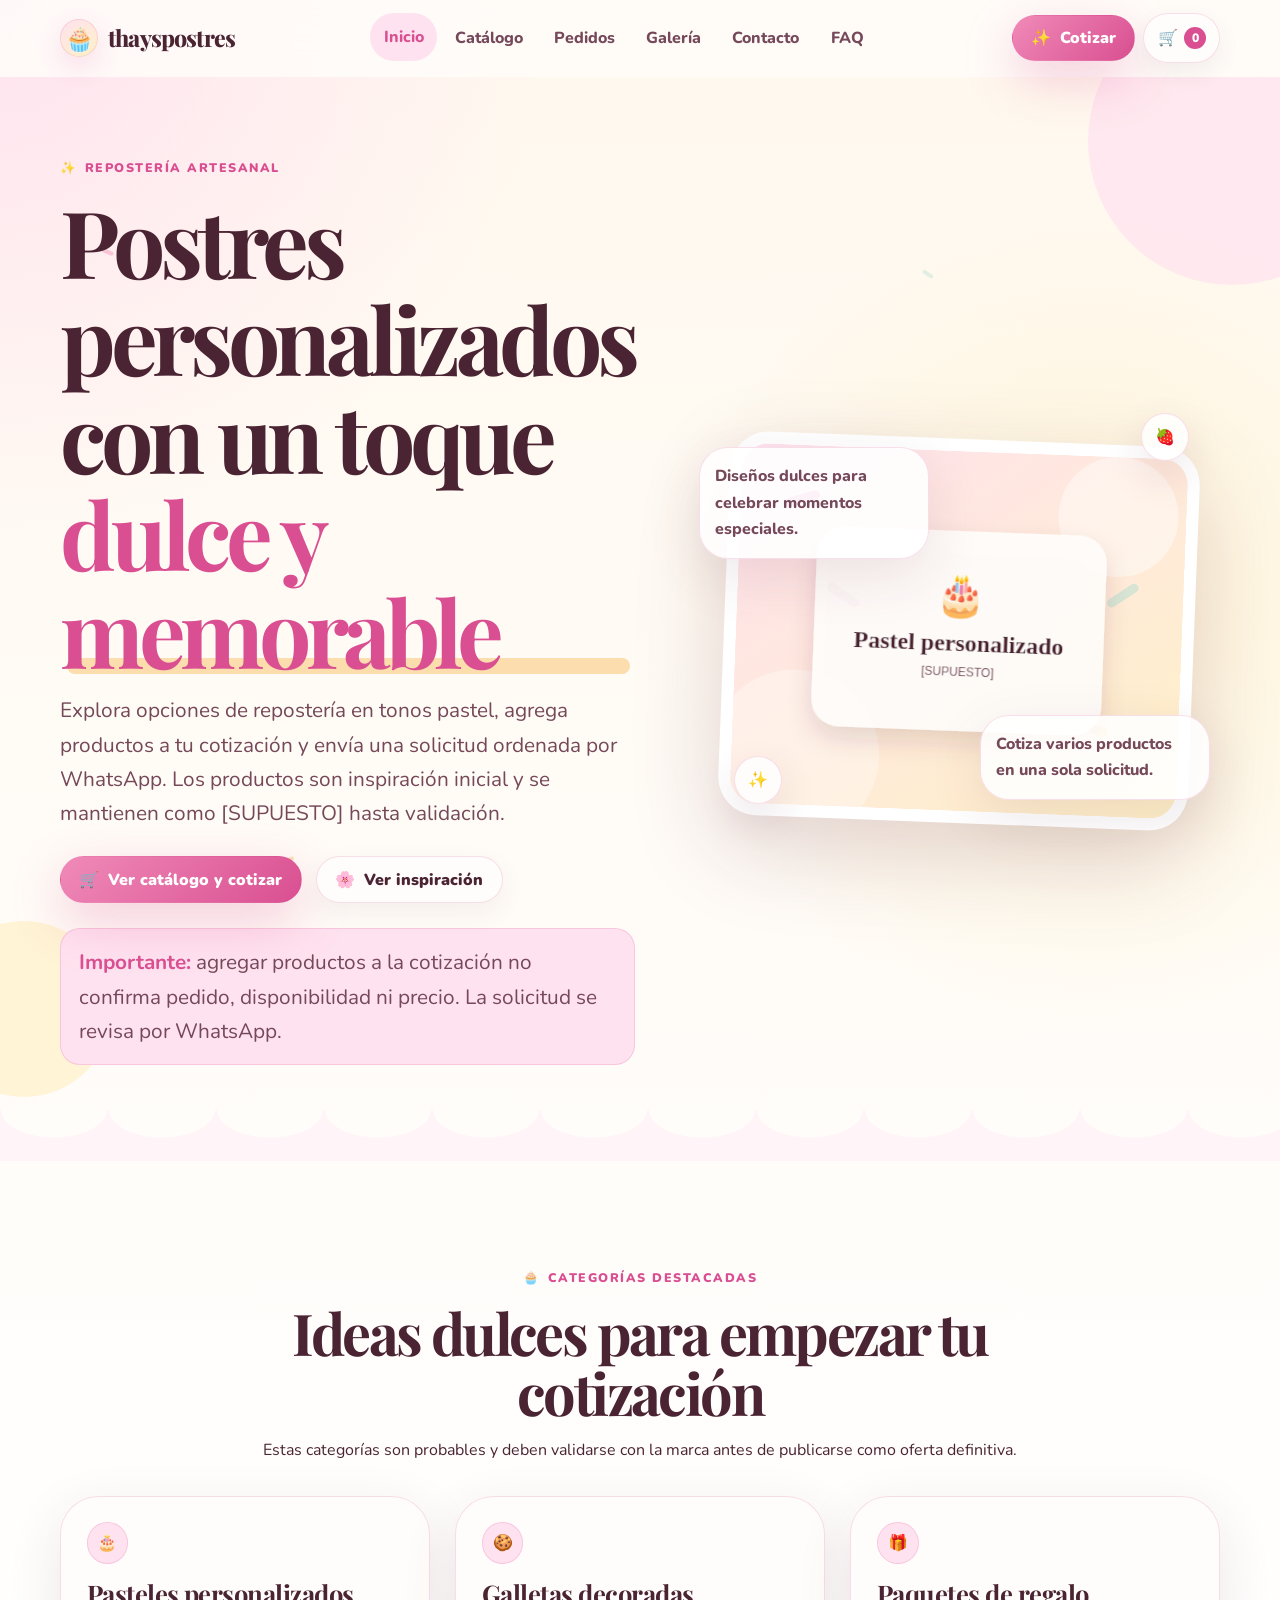
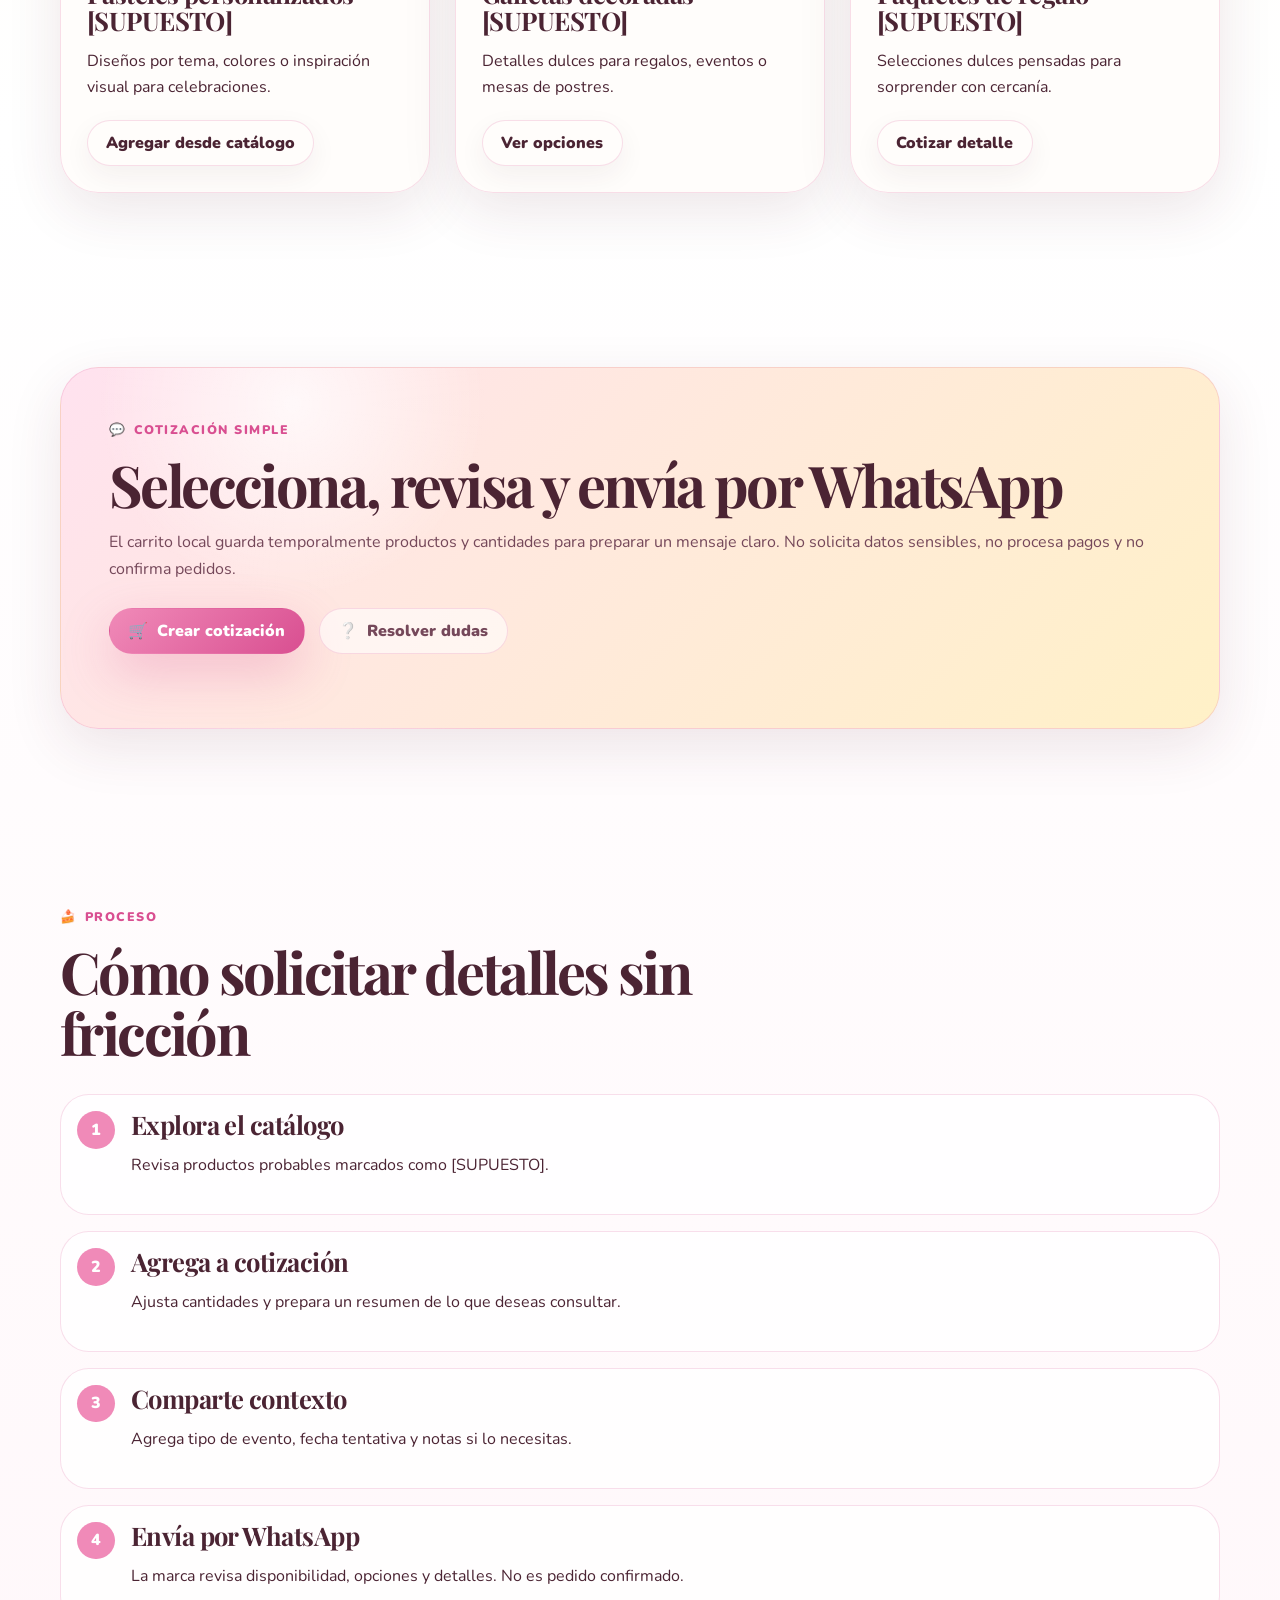
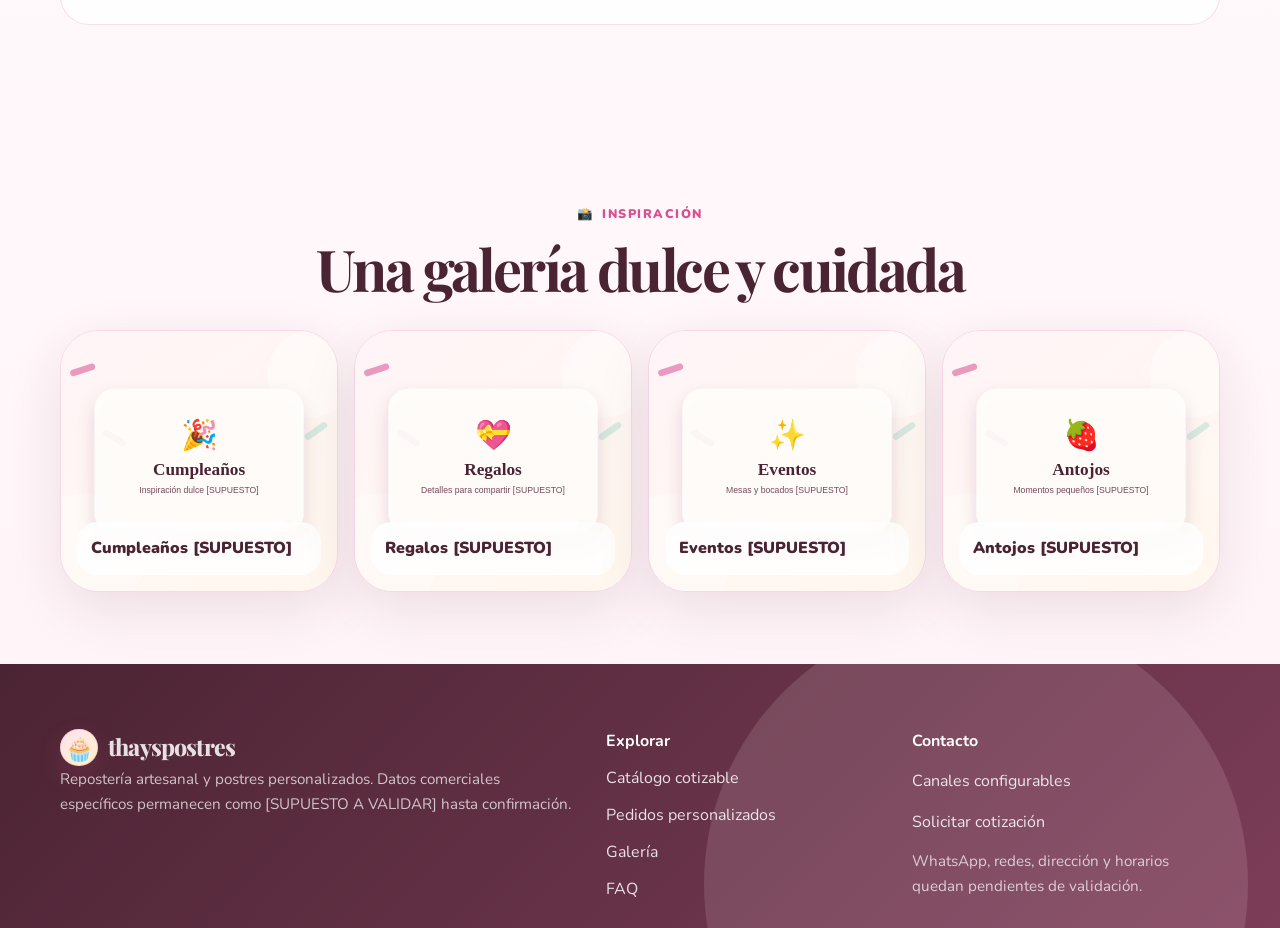
<file: index.html>
<!doctype html>
<html lang="es-MX">
<head>
  <!-- LANGUAGE -->
  <meta charset="utf-8">
  <meta name="language" content="es-MX">

  <!-- UI -->
  <meta name="viewport" content="width=device-width, initial-scale=1">
  <meta name="theme-color" content="#f08ab8">
  <meta name="color-scheme" content="light">

  <!-- SEO -->
  <title>thayspostres | Postres personalizados y repostería artesanal</title>
  <meta name="description" content="Descubre thayspostres, una marca local de repostería artesanal con postres personalizados para celebraciones, regalos y antojos.">
  <meta name="robots" content="index, follow">
  <meta name="author" content="thayspostres">

  <!-- CANONICAL -->
  <link rel="canonical" href="index.html">

  <!-- GEO -->
  <meta name="geo-notes" content="Ubicación exacta pendiente de validación. No se incluyen coordenadas sin confirmación.">

  <!-- OPEN GRAPH -->
  <meta property="og:title" content="thayspostres | Postres personalizados y repostería artesanal">
  <meta property="og:description" content="Descubre thayspostres, una marca local de repostería artesanal con postres personalizados para celebraciones, regalos y antojos.">
  <meta property="og:type" content="website">
  <meta property="og:url" content="index.html">
  <meta property="og:image" content="assets/img/og/og-home.jpg">
  <meta property="og:image:width" content="1200">
  <meta property="og:image:height" content="630">
  <meta property="og:image:alt" content="Composición visual pastel de postres personalizados de thayspostres">
  <meta property="og:locale" content="es_MX">
  <meta property="og:site_name" content="thayspostres">

  <!-- MINIATURA / REFERENCIA VISUAL -->
  <link rel="image_src" href="assets/img/og/og-home.jpg">

  <!-- FAVICONS / PWA -->
  <link rel="icon" href="favicon.ico" sizes="any">
  <link rel="icon" type="image/svg+xml" href="assets/img/icons/favicon.svg">
  <link rel="apple-touch-icon" href="assets/img/icons/apple-touch-icon.png">
  <link rel="manifest" href="site.webmanifest">

  <!-- FORMATO MÓVIL -->
  <meta name="format-detection" content="telephone=no">

  <!-- FUENTES -->
  <link rel="preconnect" href="https://fonts.googleapis.com">
  <link rel="preconnect" href="https://fonts.gstatic.com" crossorigin>
  <link href="https://fonts.googleapis.com/css2?family=Nunito:wght@400;700;800;900&family=Playfair+Display:wght@700;800&display=swap" rel="stylesheet">

  <!-- ICONOS EXTERNOS -->
  <meta name="icons-policy" content="Iconografía resuelta con caracteres, SVG y CSS locales; sin librería externa obligatoria.">

  <!-- JSON-LD -->
  <script type="application/ld+json" id="schema-static-1">
{
  "@context": "https://schema.org",
  "@type": "WebPage",
  "name": "thayspostres | Postres personalizados y repostería artesanal",
  "description": "Descubre thayspostres, una marca local de repostería artesanal con postres personalizados para celebraciones, regalos y antojos.",
  "url": "index.html",
  "isPartOf": {
    "@type": "WebSite",
    "name": "thayspostres",
    "url": "index.html"
  },
  "inLanguage": "es-MX"
}
</script>
<script type="application/ld+json" id="schema-static-2">
{
  "@context": "https://schema.org",
  "@graph": [
    {
      "@type": "Organization",
      "name": "thayspostres",
      "url": "index.html",
      "logo": "assets/img/icons/favicon.svg"
    },
    {
      "@type": "Bakery",
      "name": "thayspostres",
      "url": "index.html",
      "image": "assets/img/og/og-home.jpg",
      "description": "Marca local de repostería artesanal y postres personalizados. Datos de contacto específicos pendientes de validación.",
      "servesCuisine": [
        "Repostería",
        "Postres"
      ]
    },
    {
      "@type": "WebSite",
      "name": "thayspostres",
      "url": "index.html",
      "inLanguage": "es-MX"
    }
  ]
}
</script>

  <link rel="stylesheet" href="assets/css/variables.css">
  <link rel="stylesheet" href="assets/css/base.css">
  <link rel="stylesheet" href="assets/css/layout.css">
  <link rel="stylesheet" href="assets/css/components.css">
  <link rel="stylesheet" href="assets/css/pages.css">
  <link rel="stylesheet" href="assets/css/responsive.css">
  <link rel="stylesheet" href="assets/css/animations.css">
  <link rel="stylesheet" href="assets/css/effects.css">
  <link rel="stylesheet" href="assets/css/cart.css">
</head>
<body data-page="home" data-page-title="Inicio">
<a class="skip-link" href="#contenido">Saltar al contenido</a>
<header class="site-header" data-site-header>
  <div class="nav-shell">
    <a class="brand" href="index.html" aria-label="Ir al inicio de thayspostres">
      <span class="brand-mark" aria-hidden="true">🧁</span>
      <span>thayspostres</span>
    </a>

    <nav class="primary-nav" aria-label="Navegación principal">
      <a class="nav-link is-active" href="index.html">Inicio</a>
<a class="nav-link " href="catalogo.html">Catálogo</a>
<a class="nav-link " href="pedidos.html">Pedidos</a>
<a class="nav-link " href="galeria.html">Galería</a>
<a class="nav-link " href="contacto.html">Contacto</a>
<a class="nav-link " href="faq.html">FAQ</a>
    </nav>

    <div class="nav-actions">
      <a class="btn btn-primary" href="catalogo.html"><span aria-hidden="true">✨</span> Cotizar</a>
      <button class="cart-trigger" type="button" data-open-cart aria-label="Abrir carrito de cotización" aria-expanded="false" aria-controls="quote-cart-panel">
        <span aria-hidden="true">🛒</span>
        <span class="cart-count" data-cart-count>0</span>
      </button>
      <button class="mobile-menu-button" type="button" data-toggle-nav aria-expanded="false" aria-controls="mobile-menu" aria-label="Abrir menú">
        <span aria-hidden="true">☰</span>
      </button>
    </div>
  </div>
  <nav class="mobile-menu" id="mobile-menu" data-mobile-menu hidden aria-label="Navegación móvil">
    <a class="nav-link is-active" href="index.html">Inicio</a>
<a class="nav-link " href="catalogo.html">Catálogo</a>
<a class="nav-link " href="pedidos.html">Pedidos</a>
<a class="nav-link " href="galeria.html">Galería</a>
<a class="nav-link " href="contacto.html">Contacto</a>
<a class="nav-link " href="faq.html">FAQ</a>
    <a class="btn btn-primary" href="catalogo.html"><span aria-hidden="true">🛒</span> Ir a cotizar</a>
  </nav>
</header>
<main id="contenido">
  <section class="hero wave-divider">
    <div class="sprinkle-field" aria-hidden="true">
  <span class="sprinkle" style="left:8%;top:16%;--rotate:22deg"></span>
  <span class="sprinkle" style="left:22%;top:72%;--rotate:-18deg"></span>
  <span class="sprinkle" style="left:72%;top:18%;--rotate:35deg"></span>
  <span class="sprinkle" style="left:88%;top:64%;--rotate:-28deg"></span>
  <span class="sprinkle" style="left:48%;top:82%;--rotate:12deg"></span>
</div>
    <span class="blob blob-pink one floaty" aria-hidden="true"></span>
    <span class="blob blob-cream two floaty" aria-hidden="true"></span>
    <div class="container hero-grid">
      <div class="hero-copy reveal">
        <span class="eyebrow"><span aria-hidden="true">✨</span> Repostería artesanal</span>
        <h1>Postres personalizados con un toque <span class="hero-title-accent">dulce y memorable</span></h1>
        <p>Explora opciones de repostería en tonos pastel, agrega productos a tu cotización y envía una solicitud ordenada por WhatsApp. Los productos son inspiración inicial y se mantienen como [SUPUESTO] hasta validación.</p>
        <div class="hero-actions">
          <a class="btn btn-primary" href="catalogo.html"><span aria-hidden="true">🛒</span> Ver catálogo y cotizar</a>
          <a class="btn btn-secondary" href="galeria.html"><span aria-hidden="true">🌸</span> Ver inspiración</a>
        </div>
        <p class="notice"><strong>Importante:</strong> agregar productos a la cotización no confirma pedido, disponibilidad ni precio. La solicitud se revisa por WhatsApp.</p>
      </div>
      <div class="hero-visual hero-card-stack reveal">
        <span class="sticker floaty" style="right:4%;top:2%" aria-hidden="true">🍓</span>
        <span class="sticker floaty" style="left:7%;bottom:7%" aria-hidden="true">✨</span>
        <div class="dessert-showcase">
          <img src="assets/img/products/pastel-personalizado.svg" alt="Pastel personalizado en estética pastel de thayspostres" width="960" height="720">
        </div>
        <div class="floating-note one">Diseños dulces para celebrar momentos especiales.</div>
        <div class="floating-note two">Cotiza varios productos en una sola solicitud.</div>
      </div>
    </div>
  </section>

  <section class="section">
    <div class="container">
      <div class="section-heading center reveal">
        <span class="eyebrow"><span aria-hidden="true">🧁</span> Categorías destacadas</span>
        <h2>Ideas dulces para empezar tu cotización</h2>
        <p>Estas categorías son probables y deben validarse con la marca antes de publicarse como oferta definitiva.</p>
      </div>
      <div class="grid grid-3">
        <article class="card category-card reveal">
          <div class="card-body">
            <span class="icon-bubble" aria-hidden="true">🎂</span>
            <h3>Pasteles personalizados [SUPUESTO]</h3>
            <p>Diseños por tema, colores o inspiración visual para celebraciones.</p>
            <a class="btn btn-secondary" href="catalogo.html">Agregar desde catálogo</a>
          </div>
        </article>
        <article class="card category-card reveal">
          <div class="card-body">
            <span class="icon-bubble" aria-hidden="true">🍪</span>
            <h3>Galletas decoradas [SUPUESTO]</h3>
            <p>Detalles dulces para regalos, eventos o mesas de postres.</p>
            <a class="btn btn-secondary" href="catalogo.html">Ver opciones</a>
          </div>
        </article>
        <article class="card category-card reveal">
          <div class="card-body">
            <span class="icon-bubble" aria-hidden="true">🎁</span>
            <h3>Paquetes de regalo [SUPUESTO]</h3>
            <p>Selecciones dulces pensadas para sorprender con cercanía.</p>
            <a class="btn btn-secondary" href="catalogo.html">Cotizar detalle</a>
          </div>
        </article>
      </div>
    </div>
  </section>

  <section class="section section-sm">
    <div class="container">
      <div class="cta-band reveal">
        <span class="eyebrow"><span aria-hidden="true">💬</span> Cotización simple</span>
        <h2>Selecciona, revisa y envía por WhatsApp</h2>
        <p>El carrito local guarda temporalmente productos y cantidades para preparar un mensaje claro. No solicita datos sensibles, no procesa pagos y no confirma pedidos.</p>
        <div class="hero-actions">
          <a class="btn btn-primary" href="catalogo.html"><span aria-hidden="true">🛒</span> Crear cotización</a>
          <a class="btn btn-ghost" href="faq.html"><span aria-hidden="true">❔</span> Resolver dudas</a>
        </div>
      </div>
    </div>
  </section>

  <section class="section">
    <div class="container">
      <div class="section-heading reveal">
        <span class="eyebrow"><span aria-hidden="true">🍰</span> Proceso</span>
        <h2>Cómo solicitar detalles sin fricción</h2>
      </div>
      <div class="step-list">
        <div class="step reveal"><div><h3>Explora el catálogo</h3><p>Revisa productos probables marcados como [SUPUESTO].</p></div></div>
        <div class="step reveal"><div><h3>Agrega a cotización</h3><p>Ajusta cantidades y prepara un resumen de lo que deseas consultar.</p></div></div>
        <div class="step reveal"><div><h3>Comparte contexto</h3><p>Agrega tipo de evento, fecha tentativa y notas si lo necesitas.</p></div></div>
        <div class="step reveal"><div><h3>Envía por WhatsApp</h3><p>La marca revisa disponibilidad, opciones y detalles. No es pedido confirmado.</p></div></div>
      </div>
    </div>
  </section>

  <section class="section section-sm">
    <div class="container">
      <div class="section-heading center reveal">
        <span class="eyebrow"><span aria-hidden="true">📸</span> Inspiración</span>
        <h2>Una galería dulce y cuidada</h2>
      </div>
      <div class="gallery-grid">
        <a class="gallery-item reveal" href="galeria.html">
          <img src="assets/img/gallery/galeria-cumpleanos.svg" alt="Inspiración de postres para cumpleaños" loading="lazy" width="960" height="720">
          <span class="gallery-caption">Cumpleaños [SUPUESTO]</span>
        </a>
        <a class="gallery-item reveal" href="galeria.html">
          <img src="assets/img/gallery/galeria-regalos.svg" alt="Inspiración de regalos dulces" loading="lazy" width="960" height="720">
          <span class="gallery-caption">Regalos [SUPUESTO]</span>
        </a>
        <a class="gallery-item reveal" href="galeria.html">
          <img src="assets/img/gallery/galeria-eventos.svg" alt="Inspiración de postres para eventos" loading="lazy" width="960" height="720">
          <span class="gallery-caption">Eventos [SUPUESTO]</span>
        </a>
        <a class="gallery-item reveal" href="galeria.html">
          <img src="assets/img/gallery/galeria-antojos.svg" alt="Inspiración de postres para antojos" loading="lazy" width="960" height="720">
          <span class="gallery-caption">Antojos [SUPUESTO]</span>
        </a>
      </div>
    </div>
  </section>
</main>
<div class="cart-backdrop" data-cart-backdrop data-close-cart hidden></div>
<aside class="quote-cart" id="quote-cart-panel" data-cart-panel hidden aria-label="Carrito de cotización por WhatsApp">
  <div class="cart-header">
    <div class="cart-title">
      <strong>Cotización</strong>
      <small><span data-cart-summary-count>0</span> producto(s) seleccionados</small>
    </div>
    <button class="cart-close" type="button" data-close-cart aria-label="Cerrar carrito">×</button>
  </div>

  <div class="cart-body">
    <div class="cart-items" data-cart-items></div>

    <section class="cart-summary" aria-label="Datos opcionales para cotización">
      <h3>Detalles opcionales</h3>
      <div class="quote-fieldset">
        <label class="form-row">
          <span>Tipo de evento</span>
          <select class="select" data-quote-event>
            <option value="">Tipo de evento opcional</option>
<option value="Cumpleaños">Cumpleaños</option>
<option value="Regalo">Regalo</option>
<option value="Evento">Evento</option>
<option value="Antojo">Antojo</option>
<option value="Otro">Otro</option>
          </select>
        </label>

        <label class="form-row">
          <span>Fecha tentativa <small>[SUPUESTO A VALIDAR]</small></span>
          <input class="input" type="date" data-quote-date>
        </label>

        <label class="form-row">
          <span>Nota general opcional</span>
          <textarea class="textarea" data-quote-note maxlength="500" placeholder="Ejemplo: Me gustaría algo en tonos rosa pastel."></textarea>
        </label>
      </div>
    </section>

    <p class="cart-message" data-cart-message aria-live="polite"></p>
  </div>

  <div class="cart-footer">
    <button class="btn btn-primary" type="button" data-quote-send>
      <span aria-hidden="true">💬</span>
      Solicitar cotización por WhatsApp
    </button>
    <button class="btn btn-ghost" type="button" data-cart-clear>
      <span aria-hidden="true">🧹</span>
      Vaciar carrito
    </button>
  </div>
</aside>

<button class="floating-cart" type="button" data-open-cart aria-label="Abrir carrito de cotización" aria-expanded="false" aria-controls="quote-cart-panel">
  <span aria-hidden="true">🛒</span>
  <span class="cart-count" data-cart-count>0</span>
</button>

<div class="toast-region" data-toast-region aria-live="polite" aria-atomic="true"></div>
<footer class="footer">
  <div class="container footer-grid">
    <div>
      <a class="brand" href="index.html">
        <span class="brand-mark" aria-hidden="true">🧁</span>
        <span>thayspostres</span>
      </a>
      <p class="footer-note">Repostería artesanal y postres personalizados. Datos comerciales específicos permanecen como [SUPUESTO A VALIDAR] hasta confirmación.</p>
    </div>
    <nav class="footer-links" aria-label="Enlaces secundarios">
      <strong>Explorar</strong>
      <a href="catalogo.html">Catálogo cotizable</a>
      <a href="pedidos.html">Pedidos personalizados</a>
      <a href="galeria.html">Galería</a>
      <a href="faq.html">FAQ</a>
    </nav>
    <div class="footer-links">
      <strong>Contacto</strong>
      <a href="contacto.html">Canales configurables</a>
      <a href="catalogo.html">Solicitar cotización</a>
      <small class="footer-note">WhatsApp, redes, dirección y horarios quedan pendientes de validación.</small>
    </div>
  </div>
</footer>
<script src="assets/js/config.js" defer></script>
<script src="assets/js/data-products.js" defer></script>
<script src="assets/js/whatsapp.js" defer></script>
<script src="assets/js/cart.js" defer></script>
<script src="assets/js/quote.js" defer></script>
<script src="assets/js/ui.js" defer></script>
<script src="assets/js/catalog.js" defer></script>
<script src="assets/js/animations.js" defer></script>
<script src="assets/js/seo-schema.js" defer></script>
<script src="assets/js/main.js" defer></script>
</body>
</html>
</file>
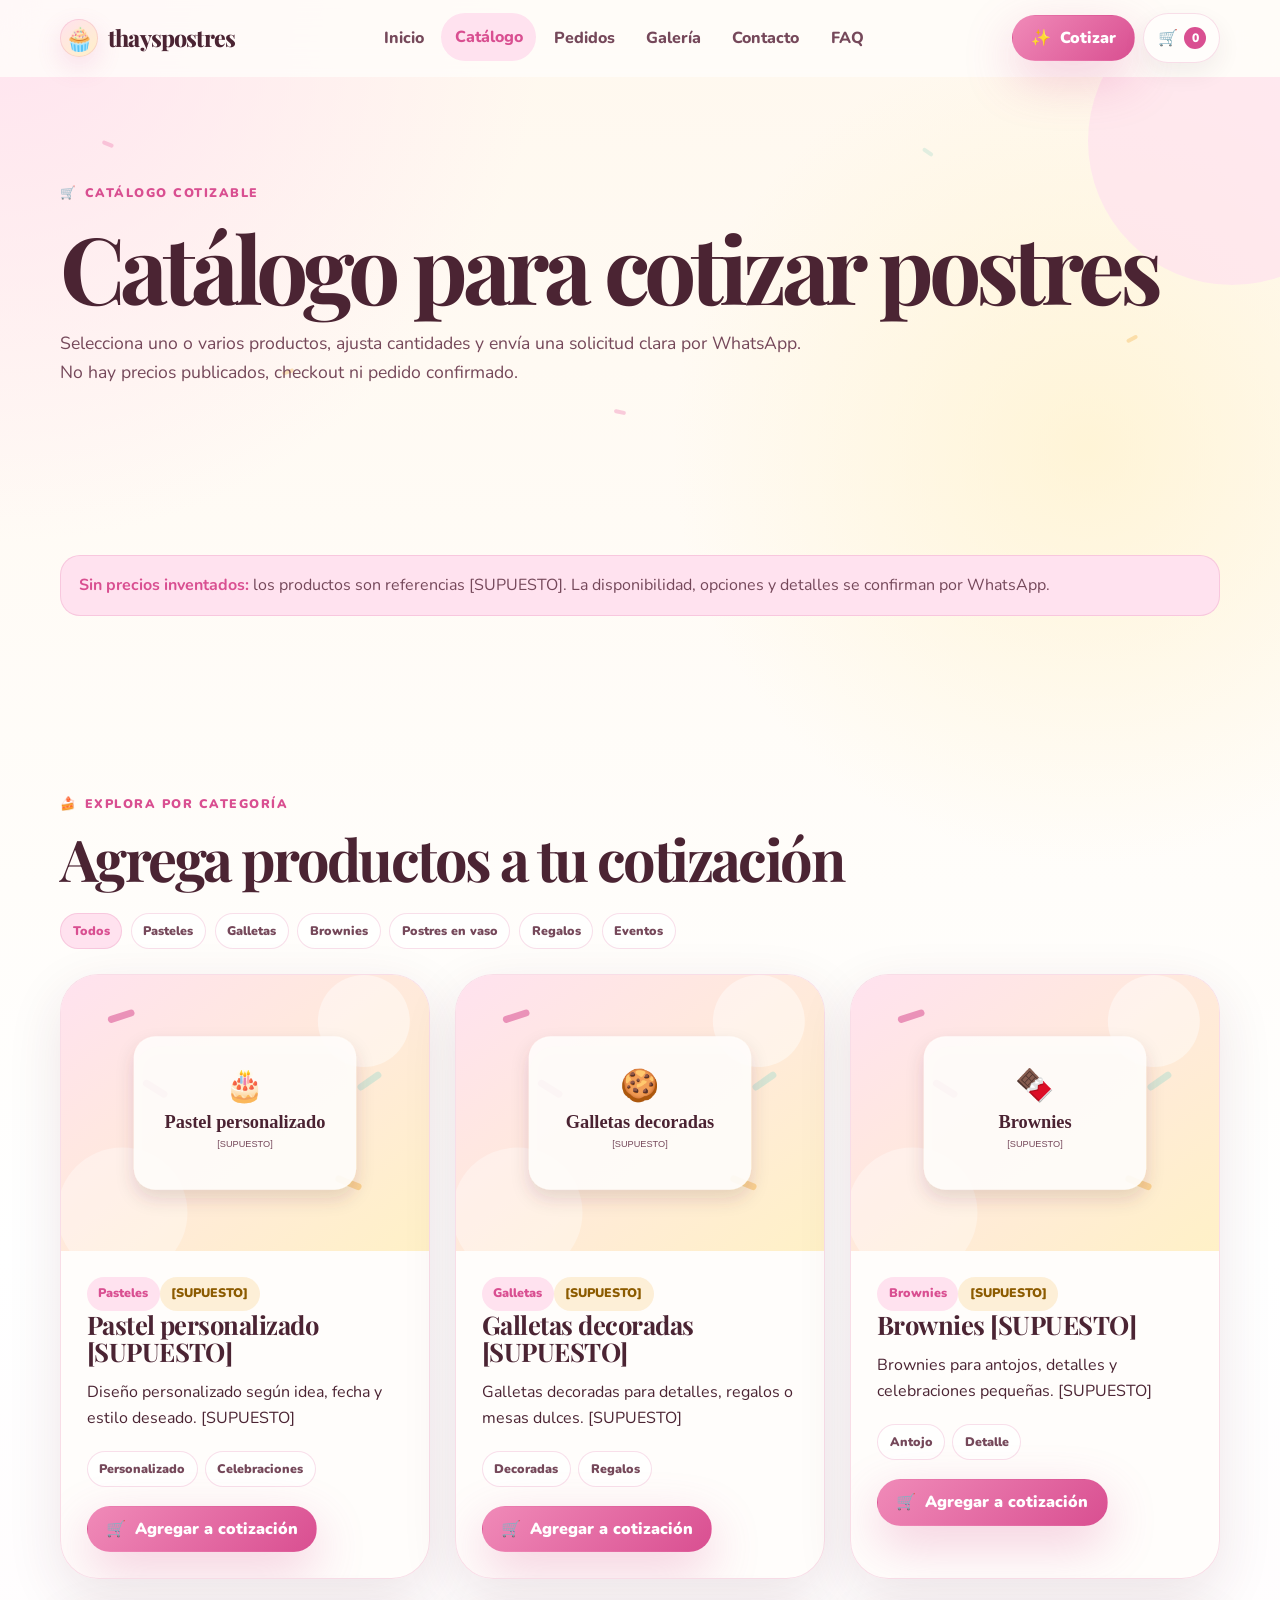
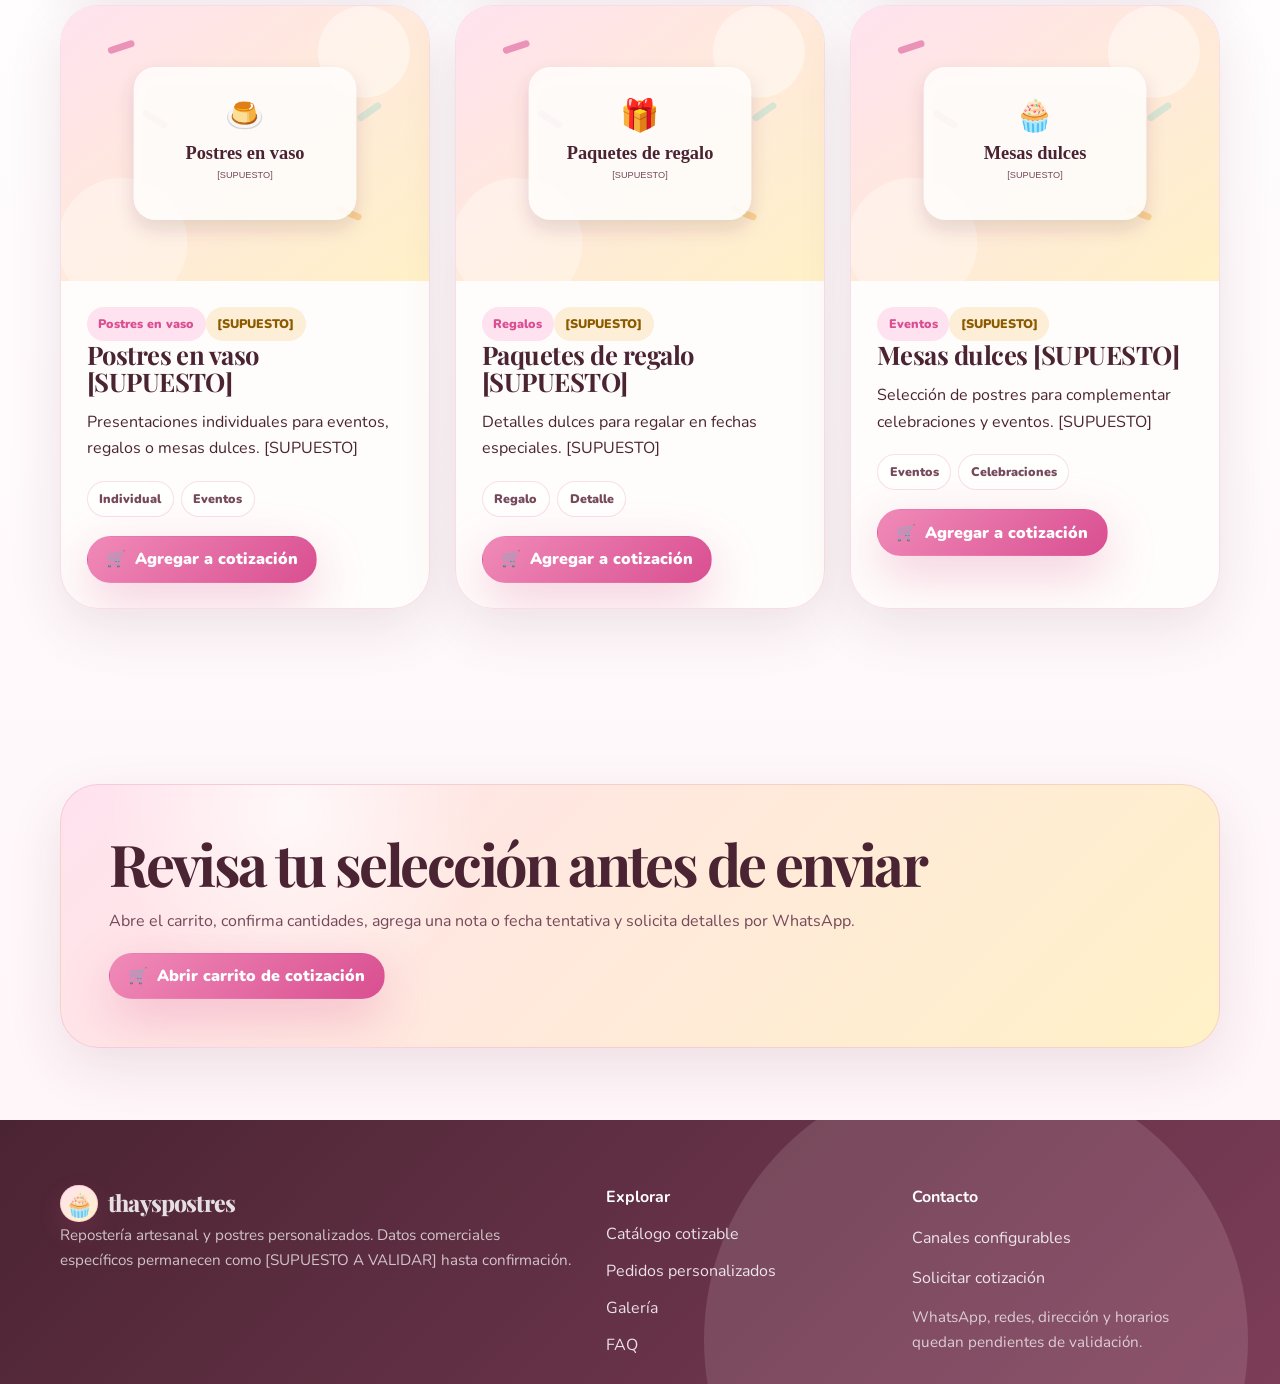
<file: catalogo.html>
<!doctype html>
<html lang="es-MX">
<head>
  <!-- LANGUAGE -->
  <meta charset="utf-8">
  <meta name="language" content="es-MX">

  <!-- UI -->
  <meta name="viewport" content="width=device-width, initial-scale=1">
  <meta name="theme-color" content="#f08ab8">
  <meta name="color-scheme" content="light">

  <!-- SEO -->
  <title>Catálogo para cotizar postres | thayspostres</title>
  <meta name="description" content="Explora productos de thayspostres y agrega opciones a tu cotización para enviar una solicitud clara por WhatsApp.">
  <meta name="robots" content="index, follow">
  <meta name="author" content="thayspostres">

  <!-- CANONICAL -->
  <link rel="canonical" href="catalogo.html">

  <!-- GEO -->
  <meta name="geo-notes" content="Ubicación exacta pendiente de validación. No se incluyen coordenadas sin confirmación.">

  <!-- OPEN GRAPH -->
  <meta property="og:title" content="Catálogo para cotizar postres | thayspostres">
  <meta property="og:description" content="Explora productos de thayspostres y agrega opciones a tu cotización para enviar una solicitud clara por WhatsApp.">
  <meta property="og:type" content="website">
  <meta property="og:url" content="catalogo.html">
  <meta property="og:image" content="assets/img/og/og-catalogo.jpg">
  <meta property="og:image:width" content="1200">
  <meta property="og:image:height" content="630">
  <meta property="og:image:alt" content="Catálogo de productos para cotizar en thayspostres">
  <meta property="og:locale" content="es_MX">
  <meta property="og:site_name" content="thayspostres">

  <!-- MINIATURA / REFERENCIA VISUAL -->
  <link rel="image_src" href="assets/img/og/og-catalogo.jpg">

  <!-- FAVICONS / PWA -->
  <link rel="icon" href="favicon.ico" sizes="any">
  <link rel="icon" type="image/svg+xml" href="assets/img/icons/favicon.svg">
  <link rel="apple-touch-icon" href="assets/img/icons/apple-touch-icon.png">
  <link rel="manifest" href="site.webmanifest">

  <!-- FORMATO MÓVIL -->
  <meta name="format-detection" content="telephone=no">

  <!-- FUENTES -->
  <link rel="preconnect" href="https://fonts.googleapis.com">
  <link rel="preconnect" href="https://fonts.gstatic.com" crossorigin>
  <link href="https://fonts.googleapis.com/css2?family=Nunito:wght@400;700;800;900&family=Playfair+Display:wght@700;800&display=swap" rel="stylesheet">

  <!-- ICONOS EXTERNOS -->
  <meta name="icons-policy" content="Iconografía resuelta con caracteres, SVG y CSS locales; sin librería externa obligatoria.">

  <!-- JSON-LD -->
  <script type="application/ld+json" id="schema-static-1">
{
  "@context": "https://schema.org",
  "@type": "WebPage",
  "name": "Catálogo para cotizar postres | thayspostres",
  "description": "Explora productos de thayspostres y agrega opciones a tu cotización para enviar una solicitud clara por WhatsApp.",
  "url": "catalogo.html",
  "isPartOf": {
    "@type": "WebSite",
    "name": "thayspostres",
    "url": "index.html"
  },
  "inLanguage": "es-MX"
}
</script>
<script type="application/ld+json" id="schema-static-2">
{
  "@context": "https://schema.org",
  "@type": "BreadcrumbList",
  "itemListElement": [
    {
      "@type": "ListItem",
      "position": 1,
      "name": "Inicio",
      "item": "index.html"
    },
    {
      "@type": "ListItem",
      "position": 2,
      "name": "Catálogo",
      "item": "catalogo.html"
    }
  ]
}
</script>
<script type="application/ld+json" id="schema-static-3">
{
  "@context": "https://schema.org",
  "@type": "ItemList",
  "name": "Catálogo para cotización de thayspostres",
  "itemListElement": [
    {
      "@type": "ListItem",
      "position": 1,
      "name": "Pastel personalizado [SUPUESTO]",
      "url": "catalogo.html#pastel-personalizado"
    },
    {
      "@type": "ListItem",
      "position": 2,
      "name": "Galletas decoradas [SUPUESTO]",
      "url": "catalogo.html#galletas-decoradas"
    },
    {
      "@type": "ListItem",
      "position": 3,
      "name": "Brownies [SUPUESTO]",
      "url": "catalogo.html#brownies"
    },
    {
      "@type": "ListItem",
      "position": 4,
      "name": "Postres en vaso [SUPUESTO]",
      "url": "catalogo.html#postres-en-vaso"
    },
    {
      "@type": "ListItem",
      "position": 5,
      "name": "Paquetes de regalo [SUPUESTO]",
      "url": "catalogo.html#paquetes-de-regalo"
    },
    {
      "@type": "ListItem",
      "position": 6,
      "name": "Mesas dulces [SUPUESTO]",
      "url": "catalogo.html#mesas-dulces"
    }
  ]
}
</script>

  <link rel="stylesheet" href="assets/css/variables.css">
  <link rel="stylesheet" href="assets/css/base.css">
  <link rel="stylesheet" href="assets/css/layout.css">
  <link rel="stylesheet" href="assets/css/components.css">
  <link rel="stylesheet" href="assets/css/pages.css">
  <link rel="stylesheet" href="assets/css/responsive.css">
  <link rel="stylesheet" href="assets/css/animations.css">
  <link rel="stylesheet" href="assets/css/effects.css">
  <link rel="stylesheet" href="assets/css/cart.css">
</head>
<body data-page="catalog" data-page-title="Catálogo">
<a class="skip-link" href="#contenido">Saltar al contenido</a>
<header class="site-header" data-site-header>
  <div class="nav-shell">
    <a class="brand" href="index.html" aria-label="Ir al inicio de thayspostres">
      <span class="brand-mark" aria-hidden="true">🧁</span>
      <span>thayspostres</span>
    </a>

    <nav class="primary-nav" aria-label="Navegación principal">
      <a class="nav-link " href="index.html">Inicio</a>
<a class="nav-link is-active" href="catalogo.html">Catálogo</a>
<a class="nav-link " href="pedidos.html">Pedidos</a>
<a class="nav-link " href="galeria.html">Galería</a>
<a class="nav-link " href="contacto.html">Contacto</a>
<a class="nav-link " href="faq.html">FAQ</a>
    </nav>

    <div class="nav-actions">
      <a class="btn btn-primary" href="catalogo.html"><span aria-hidden="true">✨</span> Cotizar</a>
      <button class="cart-trigger" type="button" data-open-cart aria-label="Abrir carrito de cotización" aria-expanded="false" aria-controls="quote-cart-panel">
        <span aria-hidden="true">🛒</span>
        <span class="cart-count" data-cart-count>0</span>
      </button>
      <button class="mobile-menu-button" type="button" data-toggle-nav aria-expanded="false" aria-controls="mobile-menu" aria-label="Abrir menú">
        <span aria-hidden="true">☰</span>
      </button>
    </div>
  </div>
  <nav class="mobile-menu" id="mobile-menu" data-mobile-menu hidden aria-label="Navegación móvil">
    <a class="nav-link " href="index.html">Inicio</a>
<a class="nav-link is-active" href="catalogo.html">Catálogo</a>
<a class="nav-link " href="pedidos.html">Pedidos</a>
<a class="nav-link " href="galeria.html">Galería</a>
<a class="nav-link " href="contacto.html">Contacto</a>
<a class="nav-link " href="faq.html">FAQ</a>
    <a class="btn btn-primary" href="catalogo.html"><span aria-hidden="true">🛒</span> Ir a cotizar</a>
  </nav>
</header>
<main id="contenido">
  <section class="page-hero">
    <div class="sprinkle-field" aria-hidden="true">
  <span class="sprinkle" style="left:8%;top:16%;--rotate:22deg"></span>
  <span class="sprinkle" style="left:22%;top:72%;--rotate:-18deg"></span>
  <span class="sprinkle" style="left:72%;top:18%;--rotate:35deg"></span>
  <span class="sprinkle" style="left:88%;top:64%;--rotate:-28deg"></span>
  <span class="sprinkle" style="left:48%;top:82%;--rotate:12deg"></span>
</div>
    <span class="blob blob-pink one floaty" aria-hidden="true"></span>
    <div class="container reveal">
      <span class="eyebrow"><span aria-hidden="true">🛒</span> Catálogo cotizable</span>
      <h1>Catálogo para cotizar postres</h1>
      <p>Selecciona uno o varios productos, ajusta cantidades y envía una solicitud clara por WhatsApp. No hay precios publicados, checkout ni pedido confirmado.</p>
    </div>
  </section>

  <section class="section-sm">
    <div class="container">
      <div class="notice reveal"><strong>Sin precios inventados:</strong> los productos son referencias [SUPUESTO]. La disponibilidad, opciones y detalles se confirman por WhatsApp.</div>
    </div>
  </section>

  <section class="section">
    <div class="container">
      <div class="catalog-toolbar reveal">
        <div>
          <span class="eyebrow"><span aria-hidden="true">🍰</span> Explora por categoría</span>
          <h2>Agrega productos a tu cotización</h2>
        </div>
        <div class="filter-list" data-catalog-filters aria-label="Filtros de catálogo"></div>
      </div>

      <div class="product-grid" data-catalog-grid></div>
      <div class="empty-state" data-catalog-empty hidden>
        <h3>No hay productos en esta categoría</h3>
        <p>Prueba con otro filtro o envía una consulta general por WhatsApp cuando el contacto esté configurado.</p>
      </div>
    </div>
  </section>

  <section class="section-sm">
    <div class="container">
      <div class="cta-band reveal">
        <h2>Revisa tu selección antes de enviar</h2>
        <p>Abre el carrito, confirma cantidades, agrega una nota o fecha tentativa y solicita detalles por WhatsApp.</p>
        <button class="btn btn-primary" type="button" data-open-cart aria-expanded="false" aria-controls="quote-cart-panel">
          <span aria-hidden="true">🛒</span>
          Abrir carrito de cotización
        </button>
      </div>
    </div>
  </section>
</main>
<div class="cart-backdrop" data-cart-backdrop data-close-cart hidden></div>
<aside class="quote-cart" id="quote-cart-panel" data-cart-panel hidden aria-label="Carrito de cotización por WhatsApp">
  <div class="cart-header">
    <div class="cart-title">
      <strong>Cotización</strong>
      <small><span data-cart-summary-count>0</span> producto(s) seleccionados</small>
    </div>
    <button class="cart-close" type="button" data-close-cart aria-label="Cerrar carrito">×</button>
  </div>

  <div class="cart-body">
    <div class="cart-items" data-cart-items></div>

    <section class="cart-summary" aria-label="Datos opcionales para cotización">
      <h3>Detalles opcionales</h3>
      <div class="quote-fieldset">
        <label class="form-row">
          <span>Tipo de evento</span>
          <select class="select" data-quote-event>
            <option value="">Tipo de evento opcional</option>
<option value="Cumpleaños">Cumpleaños</option>
<option value="Regalo">Regalo</option>
<option value="Evento">Evento</option>
<option value="Antojo">Antojo</option>
<option value="Otro">Otro</option>
          </select>
        </label>

        <label class="form-row">
          <span>Fecha tentativa <small>[SUPUESTO A VALIDAR]</small></span>
          <input class="input" type="date" data-quote-date>
        </label>

        <label class="form-row">
          <span>Nota general opcional</span>
          <textarea class="textarea" data-quote-note maxlength="500" placeholder="Ejemplo: Me gustaría algo en tonos rosa pastel."></textarea>
        </label>
      </div>
    </section>

    <p class="cart-message" data-cart-message aria-live="polite"></p>
  </div>

  <div class="cart-footer">
    <button class="btn btn-primary" type="button" data-quote-send>
      <span aria-hidden="true">💬</span>
      Solicitar cotización por WhatsApp
    </button>
    <button class="btn btn-ghost" type="button" data-cart-clear>
      <span aria-hidden="true">🧹</span>
      Vaciar carrito
    </button>
  </div>
</aside>

<button class="floating-cart" type="button" data-open-cart aria-label="Abrir carrito de cotización" aria-expanded="false" aria-controls="quote-cart-panel">
  <span aria-hidden="true">🛒</span>
  <span class="cart-count" data-cart-count>0</span>
</button>

<div class="toast-region" data-toast-region aria-live="polite" aria-atomic="true"></div>
<footer class="footer">
  <div class="container footer-grid">
    <div>
      <a class="brand" href="index.html">
        <span class="brand-mark" aria-hidden="true">🧁</span>
        <span>thayspostres</span>
      </a>
      <p class="footer-note">Repostería artesanal y postres personalizados. Datos comerciales específicos permanecen como [SUPUESTO A VALIDAR] hasta confirmación.</p>
    </div>
    <nav class="footer-links" aria-label="Enlaces secundarios">
      <strong>Explorar</strong>
      <a href="catalogo.html">Catálogo cotizable</a>
      <a href="pedidos.html">Pedidos personalizados</a>
      <a href="galeria.html">Galería</a>
      <a href="faq.html">FAQ</a>
    </nav>
    <div class="footer-links">
      <strong>Contacto</strong>
      <a href="contacto.html">Canales configurables</a>
      <a href="catalogo.html">Solicitar cotización</a>
      <small class="footer-note">WhatsApp, redes, dirección y horarios quedan pendientes de validación.</small>
    </div>
  </div>
</footer>
<script src="assets/js/config.js" defer></script>
<script src="assets/js/data-products.js" defer></script>
<script src="assets/js/whatsapp.js" defer></script>
<script src="assets/js/cart.js" defer></script>
<script src="assets/js/quote.js" defer></script>
<script src="assets/js/ui.js" defer></script>
<script src="assets/js/catalog.js" defer></script>
<script src="assets/js/animations.js" defer></script>
<script src="assets/js/seo-schema.js" defer></script>
<script src="assets/js/main.js" defer></script>
</body>
</html>
</file>
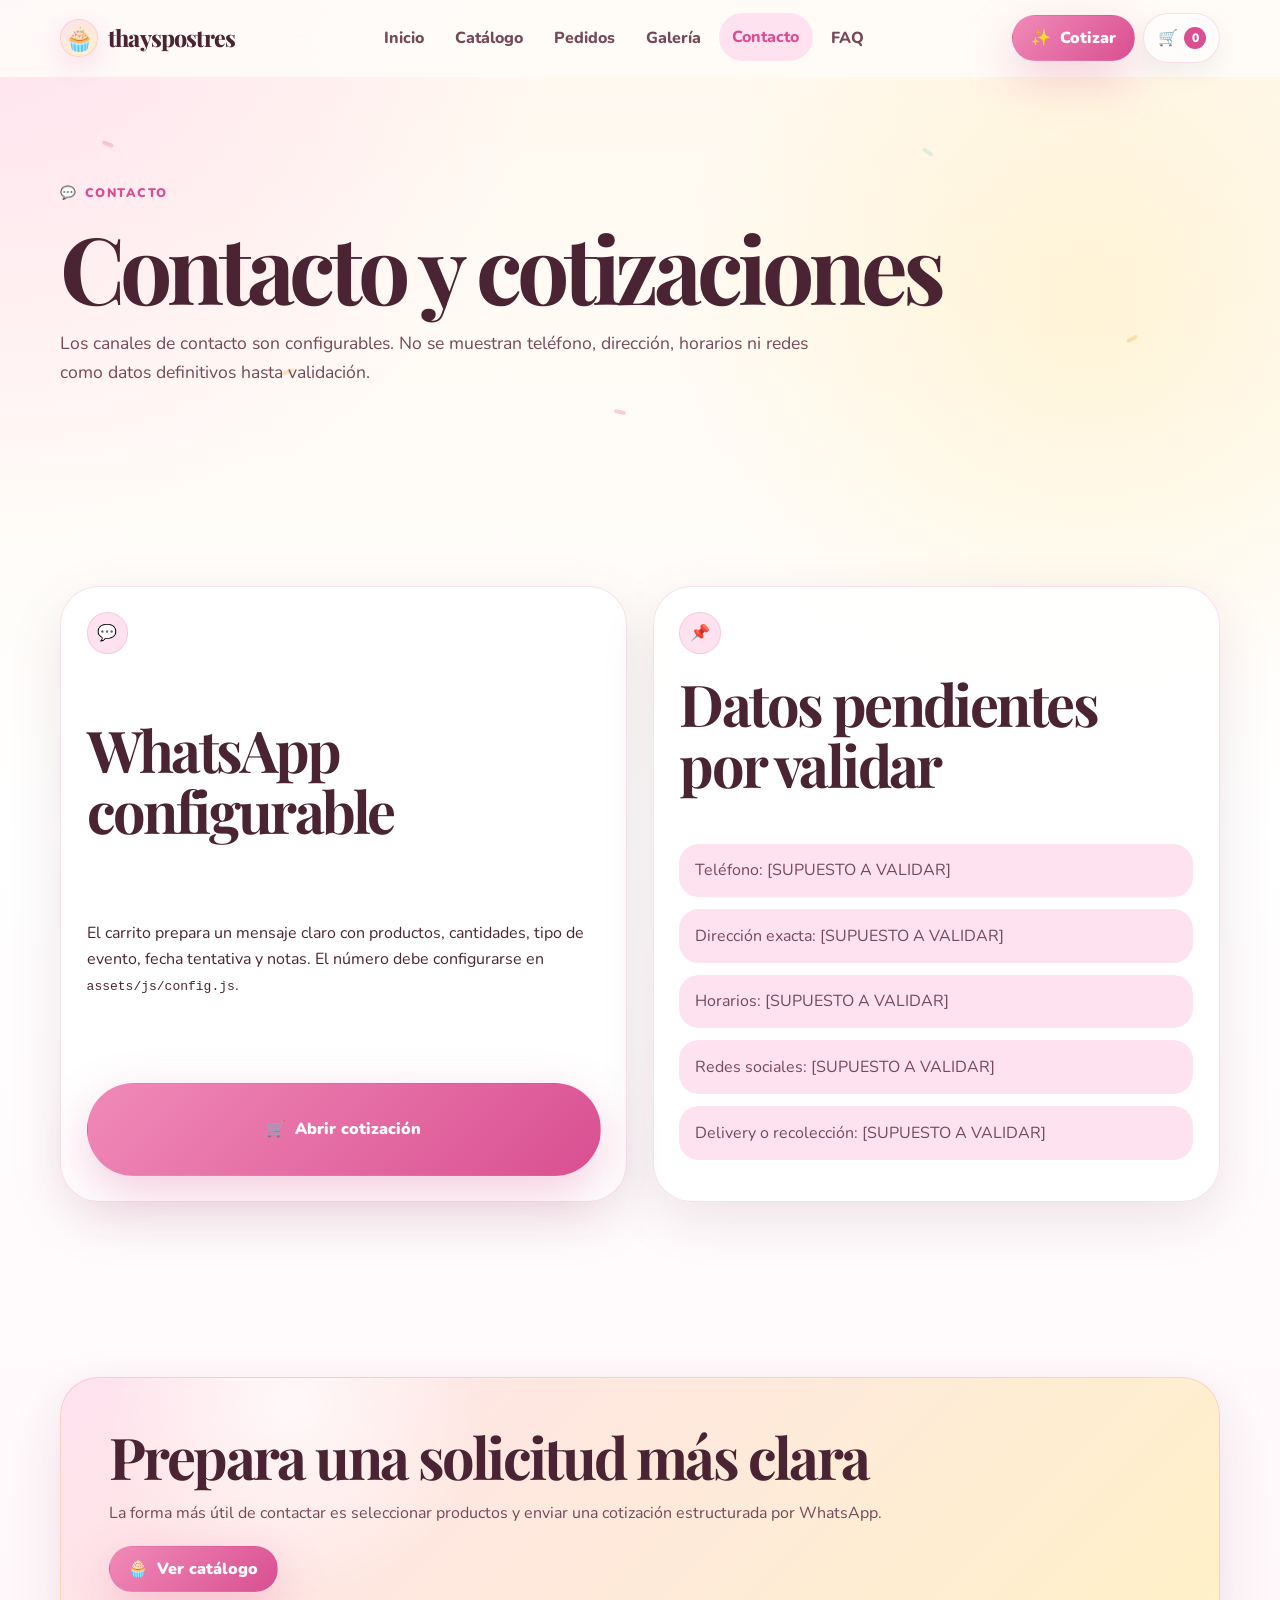
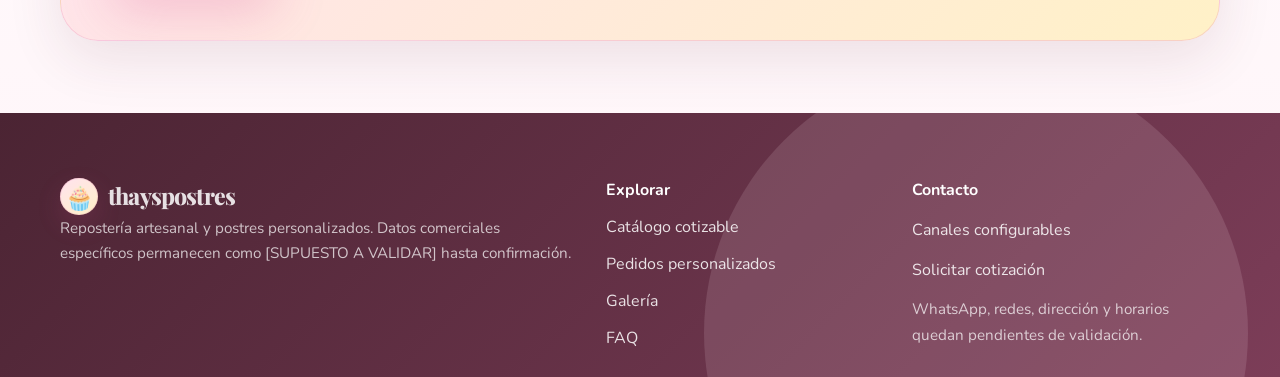
<file: contacto.html>
<!doctype html>
<html lang="es-MX">
<head>
  <!-- LANGUAGE -->
  <meta charset="utf-8">
  <meta name="language" content="es-MX">

  <!-- UI -->
  <meta name="viewport" content="width=device-width, initial-scale=1">
  <meta name="theme-color" content="#f08ab8">
  <meta name="color-scheme" content="light">

  <!-- SEO -->
  <title>Contacto y cotizaciones | thayspostres</title>
  <meta name="description" content="Contacta a thayspostres para resolver dudas o enviar una solicitud de cotización por canales configurables.">
  <meta name="robots" content="index, follow">
  <meta name="author" content="thayspostres">

  <!-- CANONICAL -->
  <link rel="canonical" href="contacto.html">

  <!-- GEO -->
  <meta name="geo-notes" content="Ubicación exacta pendiente de validación. No se incluyen coordenadas sin confirmación.">

  <!-- OPEN GRAPH -->
  <meta property="og:title" content="Contacto y cotizaciones | thayspostres">
  <meta property="og:description" content="Contacta a thayspostres para resolver dudas o enviar una solicitud de cotización por canales configurables.">
  <meta property="og:type" content="website">
  <meta property="og:url" content="contacto.html">
  <meta property="og:image" content="assets/img/og/og-contacto.jpg">
  <meta property="og:image:width" content="1200">
  <meta property="og:image:height" content="630">
  <meta property="og:image:alt" content="Contacto y cotizaciones de thayspostres">
  <meta property="og:locale" content="es_MX">
  <meta property="og:site_name" content="thayspostres">

  <!-- MINIATURA / REFERENCIA VISUAL -->
  <link rel="image_src" href="assets/img/og/og-contacto.jpg">

  <!-- FAVICONS / PWA -->
  <link rel="icon" href="favicon.ico" sizes="any">
  <link rel="icon" type="image/svg+xml" href="assets/img/icons/favicon.svg">
  <link rel="apple-touch-icon" href="assets/img/icons/apple-touch-icon.png">
  <link rel="manifest" href="site.webmanifest">

  <!-- FORMATO MÓVIL -->
  <meta name="format-detection" content="telephone=no">

  <!-- FUENTES -->
  <link rel="preconnect" href="https://fonts.googleapis.com">
  <link rel="preconnect" href="https://fonts.gstatic.com" crossorigin>
  <link href="https://fonts.googleapis.com/css2?family=Nunito:wght@400;700;800;900&family=Playfair+Display:wght@700;800&display=swap" rel="stylesheet">

  <!-- ICONOS EXTERNOS -->
  <meta name="icons-policy" content="Iconografía resuelta con caracteres, SVG y CSS locales; sin librería externa obligatoria.">

  <!-- JSON-LD -->
  <script type="application/ld+json" id="schema-static-1">
{
  "@context": "https://schema.org",
  "@type": "WebPage",
  "name": "Contacto y cotizaciones | thayspostres",
  "description": "Contacta a thayspostres para resolver dudas o enviar una solicitud de cotización por canales configurables.",
  "url": "contacto.html",
  "isPartOf": {
    "@type": "WebSite",
    "name": "thayspostres",
    "url": "index.html"
  },
  "inLanguage": "es-MX"
}
</script>
<script type="application/ld+json" id="schema-static-2">
{
  "@context": "https://schema.org",
  "@type": "BreadcrumbList",
  "itemListElement": [
    {
      "@type": "ListItem",
      "position": 1,
      "name": "Inicio",
      "item": "index.html"
    },
    {
      "@type": "ListItem",
      "position": 2,
      "name": "Contacto",
      "item": "contacto.html"
    }
  ]
}
</script>

  <link rel="stylesheet" href="assets/css/variables.css">
  <link rel="stylesheet" href="assets/css/base.css">
  <link rel="stylesheet" href="assets/css/layout.css">
  <link rel="stylesheet" href="assets/css/components.css">
  <link rel="stylesheet" href="assets/css/pages.css">
  <link rel="stylesheet" href="assets/css/responsive.css">
  <link rel="stylesheet" href="assets/css/animations.css">
  <link rel="stylesheet" href="assets/css/effects.css">
  <link rel="stylesheet" href="assets/css/cart.css">
</head>
<body data-page="contact" data-page-title="Contacto">
<a class="skip-link" href="#contenido">Saltar al contenido</a>
<header class="site-header" data-site-header>
  <div class="nav-shell">
    <a class="brand" href="index.html" aria-label="Ir al inicio de thayspostres">
      <span class="brand-mark" aria-hidden="true">🧁</span>
      <span>thayspostres</span>
    </a>

    <nav class="primary-nav" aria-label="Navegación principal">
      <a class="nav-link " href="index.html">Inicio</a>
<a class="nav-link " href="catalogo.html">Catálogo</a>
<a class="nav-link " href="pedidos.html">Pedidos</a>
<a class="nav-link " href="galeria.html">Galería</a>
<a class="nav-link is-active" href="contacto.html">Contacto</a>
<a class="nav-link " href="faq.html">FAQ</a>
    </nav>

    <div class="nav-actions">
      <a class="btn btn-primary" href="catalogo.html"><span aria-hidden="true">✨</span> Cotizar</a>
      <button class="cart-trigger" type="button" data-open-cart aria-label="Abrir carrito de cotización" aria-expanded="false" aria-controls="quote-cart-panel">
        <span aria-hidden="true">🛒</span>
        <span class="cart-count" data-cart-count>0</span>
      </button>
      <button class="mobile-menu-button" type="button" data-toggle-nav aria-expanded="false" aria-controls="mobile-menu" aria-label="Abrir menú">
        <span aria-hidden="true">☰</span>
      </button>
    </div>
  </div>
  <nav class="mobile-menu" id="mobile-menu" data-mobile-menu hidden aria-label="Navegación móvil">
    <a class="nav-link " href="index.html">Inicio</a>
<a class="nav-link " href="catalogo.html">Catálogo</a>
<a class="nav-link " href="pedidos.html">Pedidos</a>
<a class="nav-link " href="galeria.html">Galería</a>
<a class="nav-link is-active" href="contacto.html">Contacto</a>
<a class="nav-link " href="faq.html">FAQ</a>
    <a class="btn btn-primary" href="catalogo.html"><span aria-hidden="true">🛒</span> Ir a cotizar</a>
  </nav>
</header>
<main id="contenido">
  <section class="page-hero">
    <div class="sprinkle-field" aria-hidden="true">
  <span class="sprinkle" style="left:8%;top:16%;--rotate:22deg"></span>
  <span class="sprinkle" style="left:22%;top:72%;--rotate:-18deg"></span>
  <span class="sprinkle" style="left:72%;top:18%;--rotate:35deg"></span>
  <span class="sprinkle" style="left:88%;top:64%;--rotate:-28deg"></span>
  <span class="sprinkle" style="left:48%;top:82%;--rotate:12deg"></span>
</div>
    <div class="container reveal">
      <span class="eyebrow"><span aria-hidden="true">💬</span> Contacto</span>
      <h1>Contacto y cotizaciones</h1>
      <p>Los canales de contacto son configurables. No se muestran teléfono, dirección, horarios ni redes como datos definitivos hasta validación.</p>
    </div>
  </section>

  <section class="section">
    <div class="container grid grid-2">
      <article class="contact-card reveal">
        <span class="icon-bubble" aria-hidden="true">💬</span>
        <h2>WhatsApp configurable</h2>
        <p>El carrito prepara un mensaje claro con productos, cantidades, tipo de evento, fecha tentativa y notas. El número debe configurarse en <code>assets/js/config.js</code>.</p>
        <button class="btn btn-primary" type="button" data-open-cart aria-expanded="false" aria-controls="quote-cart-panel">
          <span aria-hidden="true">🛒</span>
          Abrir cotización
        </button>
      </article>

      <article class="contact-card reveal">
        <span class="icon-bubble" aria-hidden="true">📌</span>
        <h2>Datos pendientes por validar</h2>
        <ul class="pending-list">
          <li>Teléfono: [SUPUESTO A VALIDAR]</li>
          <li>Dirección exacta: [SUPUESTO A VALIDAR]</li>
          <li>Horarios: [SUPUESTO A VALIDAR]</li>
          <li>Redes sociales: [SUPUESTO A VALIDAR]</li>
          <li>Delivery o recolección: [SUPUESTO A VALIDAR]</li>
        </ul>
      </article>
    </div>
  </section>

  <section class="section-sm">
    <div class="container">
      <div class="cta-band reveal">
        <h2>Prepara una solicitud más clara</h2>
        <p>La forma más útil de contactar es seleccionar productos y enviar una cotización estructurada por WhatsApp.</p>
        <a class="btn btn-primary" href="catalogo.html"><span aria-hidden="true">🧁</span> Ver catálogo</a>
      </div>
    </div>
  </section>
</main>
<div class="cart-backdrop" data-cart-backdrop data-close-cart hidden></div>
<aside class="quote-cart" id="quote-cart-panel" data-cart-panel hidden aria-label="Carrito de cotización por WhatsApp">
  <div class="cart-header">
    <div class="cart-title">
      <strong>Cotización</strong>
      <small><span data-cart-summary-count>0</span> producto(s) seleccionados</small>
    </div>
    <button class="cart-close" type="button" data-close-cart aria-label="Cerrar carrito">×</button>
  </div>

  <div class="cart-body">
    <div class="cart-items" data-cart-items></div>

    <section class="cart-summary" aria-label="Datos opcionales para cotización">
      <h3>Detalles opcionales</h3>
      <div class="quote-fieldset">
        <label class="form-row">
          <span>Tipo de evento</span>
          <select class="select" data-quote-event>
            <option value="">Tipo de evento opcional</option>
<option value="Cumpleaños">Cumpleaños</option>
<option value="Regalo">Regalo</option>
<option value="Evento">Evento</option>
<option value="Antojo">Antojo</option>
<option value="Otro">Otro</option>
          </select>
        </label>

        <label class="form-row">
          <span>Fecha tentativa <small>[SUPUESTO A VALIDAR]</small></span>
          <input class="input" type="date" data-quote-date>
        </label>

        <label class="form-row">
          <span>Nota general opcional</span>
          <textarea class="textarea" data-quote-note maxlength="500" placeholder="Ejemplo: Me gustaría algo en tonos rosa pastel."></textarea>
        </label>
      </div>
    </section>

    <p class="cart-message" data-cart-message aria-live="polite"></p>
  </div>

  <div class="cart-footer">
    <button class="btn btn-primary" type="button" data-quote-send>
      <span aria-hidden="true">💬</span>
      Solicitar cotización por WhatsApp
    </button>
    <button class="btn btn-ghost" type="button" data-cart-clear>
      <span aria-hidden="true">🧹</span>
      Vaciar carrito
    </button>
  </div>
</aside>

<button class="floating-cart" type="button" data-open-cart aria-label="Abrir carrito de cotización" aria-expanded="false" aria-controls="quote-cart-panel">
  <span aria-hidden="true">🛒</span>
  <span class="cart-count" data-cart-count>0</span>
</button>

<div class="toast-region" data-toast-region aria-live="polite" aria-atomic="true"></div>
<footer class="footer">
  <div class="container footer-grid">
    <div>
      <a class="brand" href="index.html">
        <span class="brand-mark" aria-hidden="true">🧁</span>
        <span>thayspostres</span>
      </a>
      <p class="footer-note">Repostería artesanal y postres personalizados. Datos comerciales específicos permanecen como [SUPUESTO A VALIDAR] hasta confirmación.</p>
    </div>
    <nav class="footer-links" aria-label="Enlaces secundarios">
      <strong>Explorar</strong>
      <a href="catalogo.html">Catálogo cotizable</a>
      <a href="pedidos.html">Pedidos personalizados</a>
      <a href="galeria.html">Galería</a>
      <a href="faq.html">FAQ</a>
    </nav>
    <div class="footer-links">
      <strong>Contacto</strong>
      <a href="contacto.html">Canales configurables</a>
      <a href="catalogo.html">Solicitar cotización</a>
      <small class="footer-note">WhatsApp, redes, dirección y horarios quedan pendientes de validación.</small>
    </div>
  </div>
</footer>
<script src="assets/js/config.js" defer></script>
<script src="assets/js/data-products.js" defer></script>
<script src="assets/js/whatsapp.js" defer></script>
<script src="assets/js/cart.js" defer></script>
<script src="assets/js/quote.js" defer></script>
<script src="assets/js/ui.js" defer></script>
<script src="assets/js/catalog.js" defer></script>
<script src="assets/js/animations.js" defer></script>
<script src="assets/js/seo-schema.js" defer></script>
<script src="assets/js/main.js" defer></script>
</body>
</html>
</file>
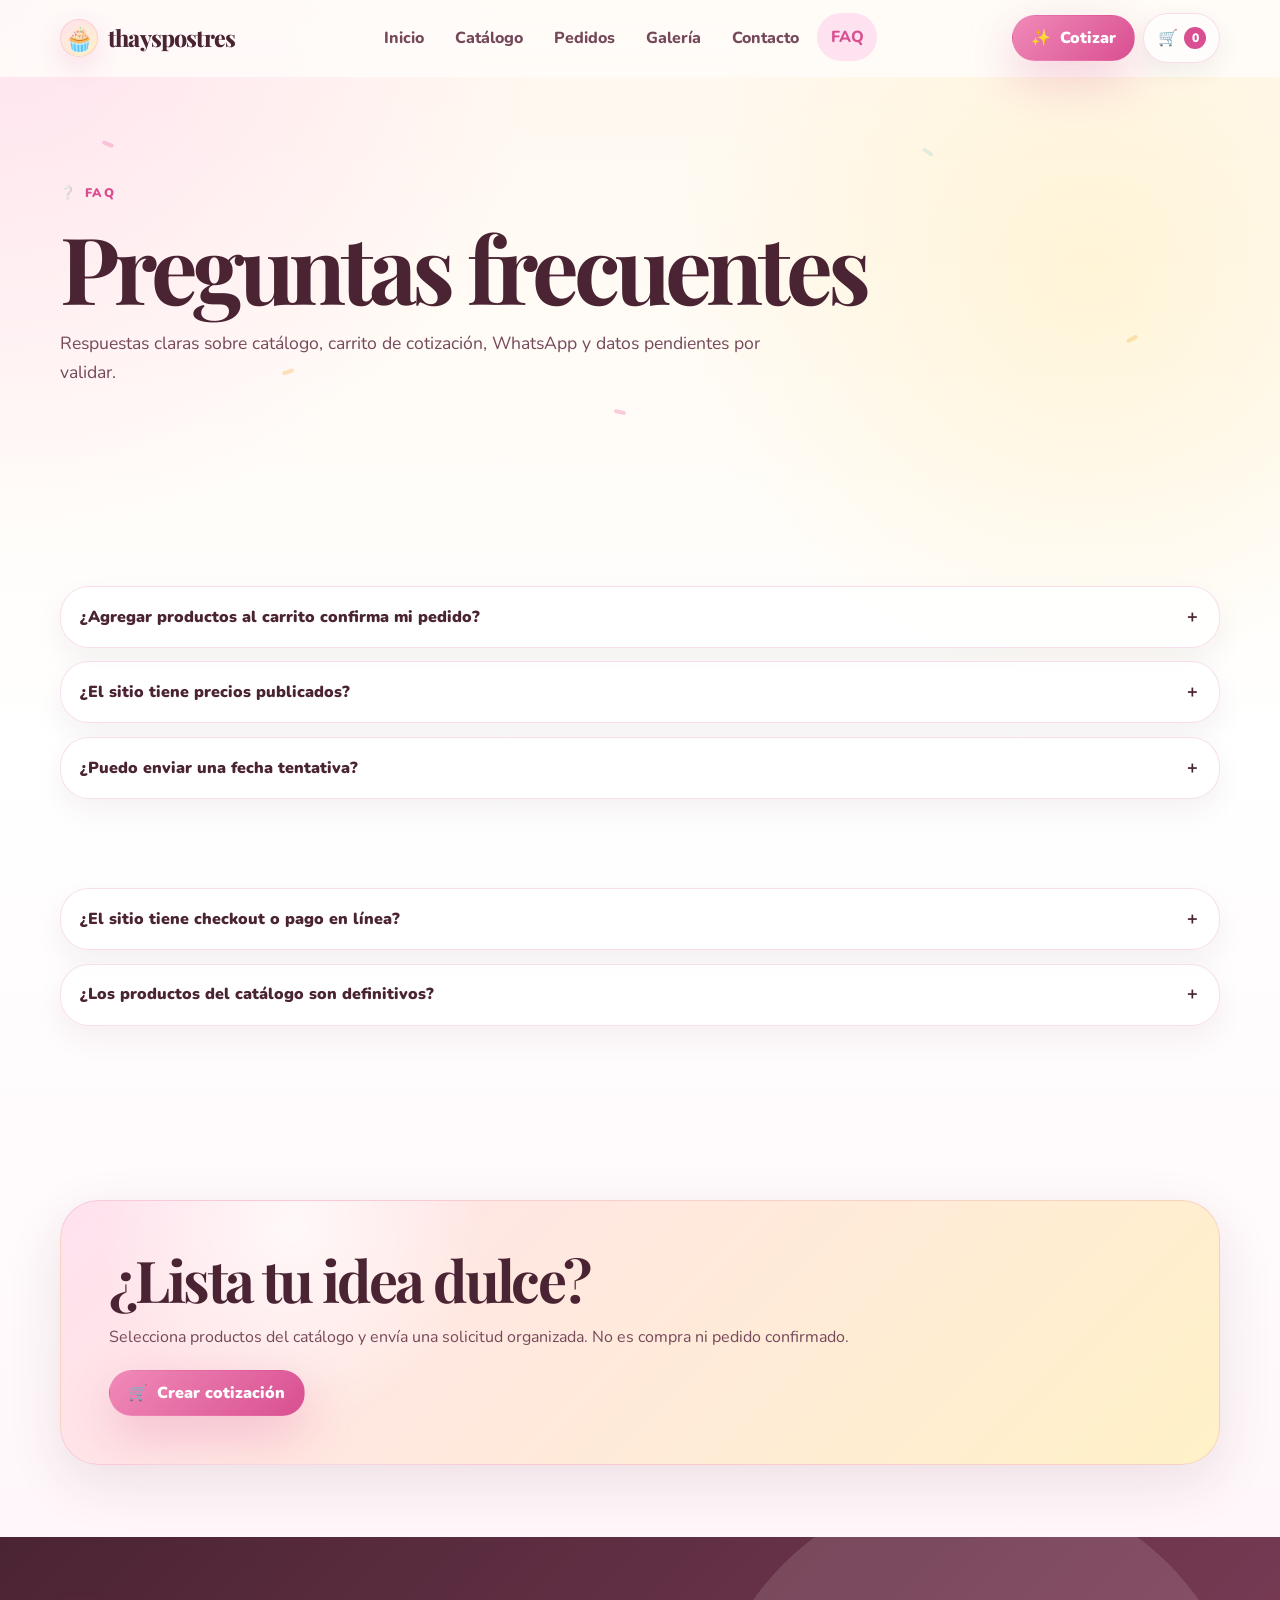
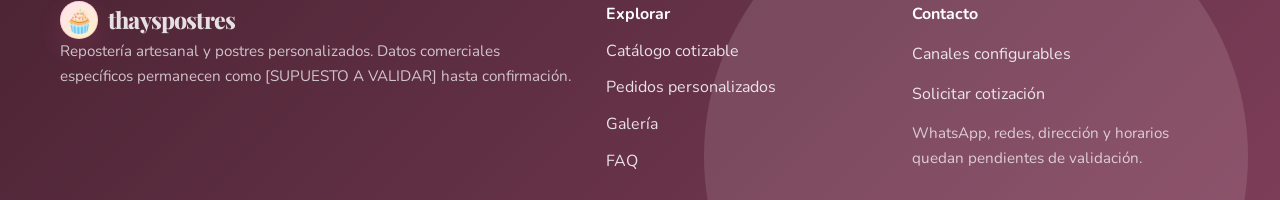
<file: faq.html>
<!doctype html>
<html lang="es-MX">
<head>
  <!-- LANGUAGE -->
  <meta charset="utf-8">
  <meta name="language" content="es-MX">

  <!-- UI -->
  <meta name="viewport" content="width=device-width, initial-scale=1">
  <meta name="theme-color" content="#f08ab8">
  <meta name="color-scheme" content="light">

  <!-- SEO -->
  <title>Preguntas frecuentes | thayspostres</title>
  <meta name="description" content="Consulta dudas frecuentes sobre catálogo, cotizaciones, pedidos personalizados y contacto con thayspostres.">
  <meta name="robots" content="index, follow">
  <meta name="author" content="thayspostres">

  <!-- CANONICAL -->
  <link rel="canonical" href="faq.html">

  <!-- GEO -->
  <meta name="geo-notes" content="Ubicación exacta pendiente de validación. No se incluyen coordenadas sin confirmación.">

  <!-- OPEN GRAPH -->
  <meta property="og:title" content="Preguntas frecuentes | thayspostres">
  <meta property="og:description" content="Consulta dudas frecuentes sobre catálogo, cotizaciones, pedidos personalizados y contacto con thayspostres.">
  <meta property="og:type" content="website">
  <meta property="og:url" content="faq.html">
  <meta property="og:image" content="assets/img/og/og-faq.jpg">
  <meta property="og:image:width" content="1200">
  <meta property="og:image:height" content="630">
  <meta property="og:image:alt" content="Preguntas frecuentes sobre cotizaciones y postres personalizados">
  <meta property="og:locale" content="es_MX">
  <meta property="og:site_name" content="thayspostres">

  <!-- MINIATURA / REFERENCIA VISUAL -->
  <link rel="image_src" href="assets/img/og/og-faq.jpg">

  <!-- FAVICONS / PWA -->
  <link rel="icon" href="favicon.ico" sizes="any">
  <link rel="icon" type="image/svg+xml" href="assets/img/icons/favicon.svg">
  <link rel="apple-touch-icon" href="assets/img/icons/apple-touch-icon.png">
  <link rel="manifest" href="site.webmanifest">

  <!-- FORMATO MÓVIL -->
  <meta name="format-detection" content="telephone=no">

  <!-- FUENTES -->
  <link rel="preconnect" href="https://fonts.googleapis.com">
  <link rel="preconnect" href="https://fonts.gstatic.com" crossorigin>
  <link href="https://fonts.googleapis.com/css2?family=Nunito:wght@400;700;800;900&family=Playfair+Display:wght@700;800&display=swap" rel="stylesheet">

  <!-- ICONOS EXTERNOS -->
  <meta name="icons-policy" content="Iconografía resuelta con caracteres, SVG y CSS locales; sin librería externa obligatoria.">

  <!-- JSON-LD -->
  <script type="application/ld+json" id="schema-static-1">
{
  "@context": "https://schema.org",
  "@type": "WebPage",
  "name": "Preguntas frecuentes | thayspostres",
  "description": "Consulta dudas frecuentes sobre catálogo, cotizaciones, pedidos personalizados y contacto con thayspostres.",
  "url": "faq.html",
  "isPartOf": {
    "@type": "WebSite",
    "name": "thayspostres",
    "url": "index.html"
  },
  "inLanguage": "es-MX"
}
</script>
<script type="application/ld+json" id="schema-static-2">
{
  "@context": "https://schema.org",
  "@type": "BreadcrumbList",
  "itemListElement": [
    {
      "@type": "ListItem",
      "position": 1,
      "name": "Inicio",
      "item": "index.html"
    },
    {
      "@type": "ListItem",
      "position": 2,
      "name": "Preguntas frecuentes",
      "item": "faq.html"
    }
  ]
}
</script>

  <link rel="stylesheet" href="assets/css/variables.css">
  <link rel="stylesheet" href="assets/css/base.css">
  <link rel="stylesheet" href="assets/css/layout.css">
  <link rel="stylesheet" href="assets/css/components.css">
  <link rel="stylesheet" href="assets/css/pages.css">
  <link rel="stylesheet" href="assets/css/responsive.css">
  <link rel="stylesheet" href="assets/css/animations.css">
  <link rel="stylesheet" href="assets/css/effects.css">
  <link rel="stylesheet" href="assets/css/cart.css">
</head>
<body data-page="faq" data-page-title="Preguntas frecuentes">
<a class="skip-link" href="#contenido">Saltar al contenido</a>
<header class="site-header" data-site-header>
  <div class="nav-shell">
    <a class="brand" href="index.html" aria-label="Ir al inicio de thayspostres">
      <span class="brand-mark" aria-hidden="true">🧁</span>
      <span>thayspostres</span>
    </a>

    <nav class="primary-nav" aria-label="Navegación principal">
      <a class="nav-link " href="index.html">Inicio</a>
<a class="nav-link " href="catalogo.html">Catálogo</a>
<a class="nav-link " href="pedidos.html">Pedidos</a>
<a class="nav-link " href="galeria.html">Galería</a>
<a class="nav-link " href="contacto.html">Contacto</a>
<a class="nav-link is-active" href="faq.html">FAQ</a>
    </nav>

    <div class="nav-actions">
      <a class="btn btn-primary" href="catalogo.html"><span aria-hidden="true">✨</span> Cotizar</a>
      <button class="cart-trigger" type="button" data-open-cart aria-label="Abrir carrito de cotización" aria-expanded="false" aria-controls="quote-cart-panel">
        <span aria-hidden="true">🛒</span>
        <span class="cart-count" data-cart-count>0</span>
      </button>
      <button class="mobile-menu-button" type="button" data-toggle-nav aria-expanded="false" aria-controls="mobile-menu" aria-label="Abrir menú">
        <span aria-hidden="true">☰</span>
      </button>
    </div>
  </div>
  <nav class="mobile-menu" id="mobile-menu" data-mobile-menu hidden aria-label="Navegación móvil">
    <a class="nav-link " href="index.html">Inicio</a>
<a class="nav-link " href="catalogo.html">Catálogo</a>
<a class="nav-link " href="pedidos.html">Pedidos</a>
<a class="nav-link " href="galeria.html">Galería</a>
<a class="nav-link " href="contacto.html">Contacto</a>
<a class="nav-link is-active" href="faq.html">FAQ</a>
    <a class="btn btn-primary" href="catalogo.html"><span aria-hidden="true">🛒</span> Ir a cotizar</a>
  </nav>
</header>
<main id="contenido">
  <section class="page-hero">
    <div class="sprinkle-field" aria-hidden="true">
  <span class="sprinkle" style="left:8%;top:16%;--rotate:22deg"></span>
  <span class="sprinkle" style="left:22%;top:72%;--rotate:-18deg"></span>
  <span class="sprinkle" style="left:72%;top:18%;--rotate:35deg"></span>
  <span class="sprinkle" style="left:88%;top:64%;--rotate:-28deg"></span>
  <span class="sprinkle" style="left:48%;top:82%;--rotate:12deg"></span>
</div>
    <div class="container reveal">
      <span class="eyebrow"><span aria-hidden="true">❔</span> FAQ</span>
      <h1>Preguntas frecuentes</h1>
      <p>Respuestas claras sobre catálogo, carrito de cotización, WhatsApp y datos pendientes por validar.</p>
    </div>
  </section>

  <section class="section">
    <div class="container">
      <div class="faq-list">
        <article class="faq-item reveal">
  <button class="faq-button" type="button" data-faq-button aria-expanded="false" aria-controls="faq-1">
    <span>¿Agregar productos al carrito confirma mi pedido?</span>
    <span aria-hidden="true">＋</span>
  </button>
  <div class="faq-panel" id="faq-1" hidden>
    <p>No. El carrito sólo prepara una solicitud de cotización por WhatsApp. La disponibilidad, opciones y detalles se confirman después.</p>
  </div>
</article>
<article class="faq-item reveal">
  <button class="faq-button" type="button" data-faq-button aria-expanded="false" aria-controls="faq-2">
    <span>¿El sitio tiene precios publicados?</span>
    <span aria-hidden="true">＋</span>
  </button>
  <div class="faq-panel" id="faq-2" hidden>
    <p>No. El proyecto no incluye precios inventados. Cualquier precio o detalle comercial debe validarse directamente con la marca.</p>
  </div>
</article>
<article class="faq-item reveal">
  <button class="faq-button" type="button" data-faq-button aria-expanded="false" aria-controls="faq-3">
    <span>¿Puedo enviar una fecha tentativa?</span>
    <span aria-hidden="true">＋</span>
  </button>
  <div class="faq-panel" id="faq-3" hidden>
    <p>Sí. La fecha tentativa es opcional y se envía dentro del mensaje de WhatsApp como dato de contexto [SUPUESTO A VALIDAR].</p>
  </div>
</article>
<article class="faq-item reveal">
  <button class="faq-button" type="button" data-faq-button aria-expanded="false" aria-controls="faq-4">
    <span>¿Qué datos guarda el carrito?</span>
    <span aria-hidden="true">＋</span>
  </button>
  <div class="faq-panel" id="faq-4" hidden>
    <p>Sólo guarda temporalmente productos seleccionados, cantidades y detalles opcionales de cotización en localStorage. No guarda datos sensibles.</p>
  </div>
</article>
<article class="faq-item reveal">
  <button class="faq-button" type="button" data-faq-button aria-expanded="false" aria-controls="faq-5">
    <span>¿El sitio tiene checkout o pago en línea?</span>
    <span aria-hidden="true">＋</span>
  </button>
  <div class="faq-panel" id="faq-5" hidden>
    <p>No. El sitio no tiene checkout, pagos, pasarela, login, backend ni pedido confirmado.</p>
  </div>
</article>
<article class="faq-item reveal">
  <button class="faq-button" type="button" data-faq-button aria-expanded="false" aria-controls="faq-6">
    <span>¿Los productos del catálogo son definitivos?</span>
    <span aria-hidden="true">＋</span>
  </button>
  <div class="faq-panel" id="faq-6" hidden>
    <p>No necesariamente. Los productos probables están marcados como [SUPUESTO] y deben validarse antes de considerarse oferta final.</p>
  </div>
</article>
      </div>
    </div>
  </section>

  <section class="section-sm">
    <div class="container">
      <div class="cta-band reveal">
        <h2>¿Lista tu idea dulce?</h2>
        <p>Selecciona productos del catálogo y envía una solicitud organizada. No es compra ni pedido confirmado.</p>
        <a class="btn btn-primary" href="catalogo.html"><span aria-hidden="true">🛒</span> Crear cotización</a>
      </div>
    </div>
  </section>
</main>
<div class="cart-backdrop" data-cart-backdrop data-close-cart hidden></div>
<aside class="quote-cart" id="quote-cart-panel" data-cart-panel hidden aria-label="Carrito de cotización por WhatsApp">
  <div class="cart-header">
    <div class="cart-title">
      <strong>Cotización</strong>
      <small><span data-cart-summary-count>0</span> producto(s) seleccionados</small>
    </div>
    <button class="cart-close" type="button" data-close-cart aria-label="Cerrar carrito">×</button>
  </div>

  <div class="cart-body">
    <div class="cart-items" data-cart-items></div>

    <section class="cart-summary" aria-label="Datos opcionales para cotización">
      <h3>Detalles opcionales</h3>
      <div class="quote-fieldset">
        <label class="form-row">
          <span>Tipo de evento</span>
          <select class="select" data-quote-event>
            <option value="">Tipo de evento opcional</option>
<option value="Cumpleaños">Cumpleaños</option>
<option value="Regalo">Regalo</option>
<option value="Evento">Evento</option>
<option value="Antojo">Antojo</option>
<option value="Otro">Otro</option>
          </select>
        </label>

        <label class="form-row">
          <span>Fecha tentativa <small>[SUPUESTO A VALIDAR]</small></span>
          <input class="input" type="date" data-quote-date>
        </label>

        <label class="form-row">
          <span>Nota general opcional</span>
          <textarea class="textarea" data-quote-note maxlength="500" placeholder="Ejemplo: Me gustaría algo en tonos rosa pastel."></textarea>
        </label>
      </div>
    </section>

    <p class="cart-message" data-cart-message aria-live="polite"></p>
  </div>

  <div class="cart-footer">
    <button class="btn btn-primary" type="button" data-quote-send>
      <span aria-hidden="true">💬</span>
      Solicitar cotización por WhatsApp
    </button>
    <button class="btn btn-ghost" type="button" data-cart-clear>
      <span aria-hidden="true">🧹</span>
      Vaciar carrito
    </button>
  </div>
</aside>

<button class="floating-cart" type="button" data-open-cart aria-label="Abrir carrito de cotización" aria-expanded="false" aria-controls="quote-cart-panel">
  <span aria-hidden="true">🛒</span>
  <span class="cart-count" data-cart-count>0</span>
</button>

<div class="toast-region" data-toast-region aria-live="polite" aria-atomic="true"></div>
<footer class="footer">
  <div class="container footer-grid">
    <div>
      <a class="brand" href="index.html">
        <span class="brand-mark" aria-hidden="true">🧁</span>
        <span>thayspostres</span>
      </a>
      <p class="footer-note">Repostería artesanal y postres personalizados. Datos comerciales específicos permanecen como [SUPUESTO A VALIDAR] hasta confirmación.</p>
    </div>
    <nav class="footer-links" aria-label="Enlaces secundarios">
      <strong>Explorar</strong>
      <a href="catalogo.html">Catálogo cotizable</a>
      <a href="pedidos.html">Pedidos personalizados</a>
      <a href="galeria.html">Galería</a>
      <a href="faq.html">FAQ</a>
    </nav>
    <div class="footer-links">
      <strong>Contacto</strong>
      <a href="contacto.html">Canales configurables</a>
      <a href="catalogo.html">Solicitar cotización</a>
      <small class="footer-note">WhatsApp, redes, dirección y horarios quedan pendientes de validación.</small>
    </div>
  </div>
</footer>
<script src="assets/js/config.js" defer></script>
<script src="assets/js/data-products.js" defer></script>
<script src="assets/js/whatsapp.js" defer></script>
<script src="assets/js/cart.js" defer></script>
<script src="assets/js/quote.js" defer></script>
<script src="assets/js/ui.js" defer></script>
<script src="assets/js/catalog.js" defer></script>
<script src="assets/js/animations.js" defer></script>
<script src="assets/js/seo-schema.js" defer></script>
<script src="assets/js/main.js" defer></script>
</body>
</html>
</file>
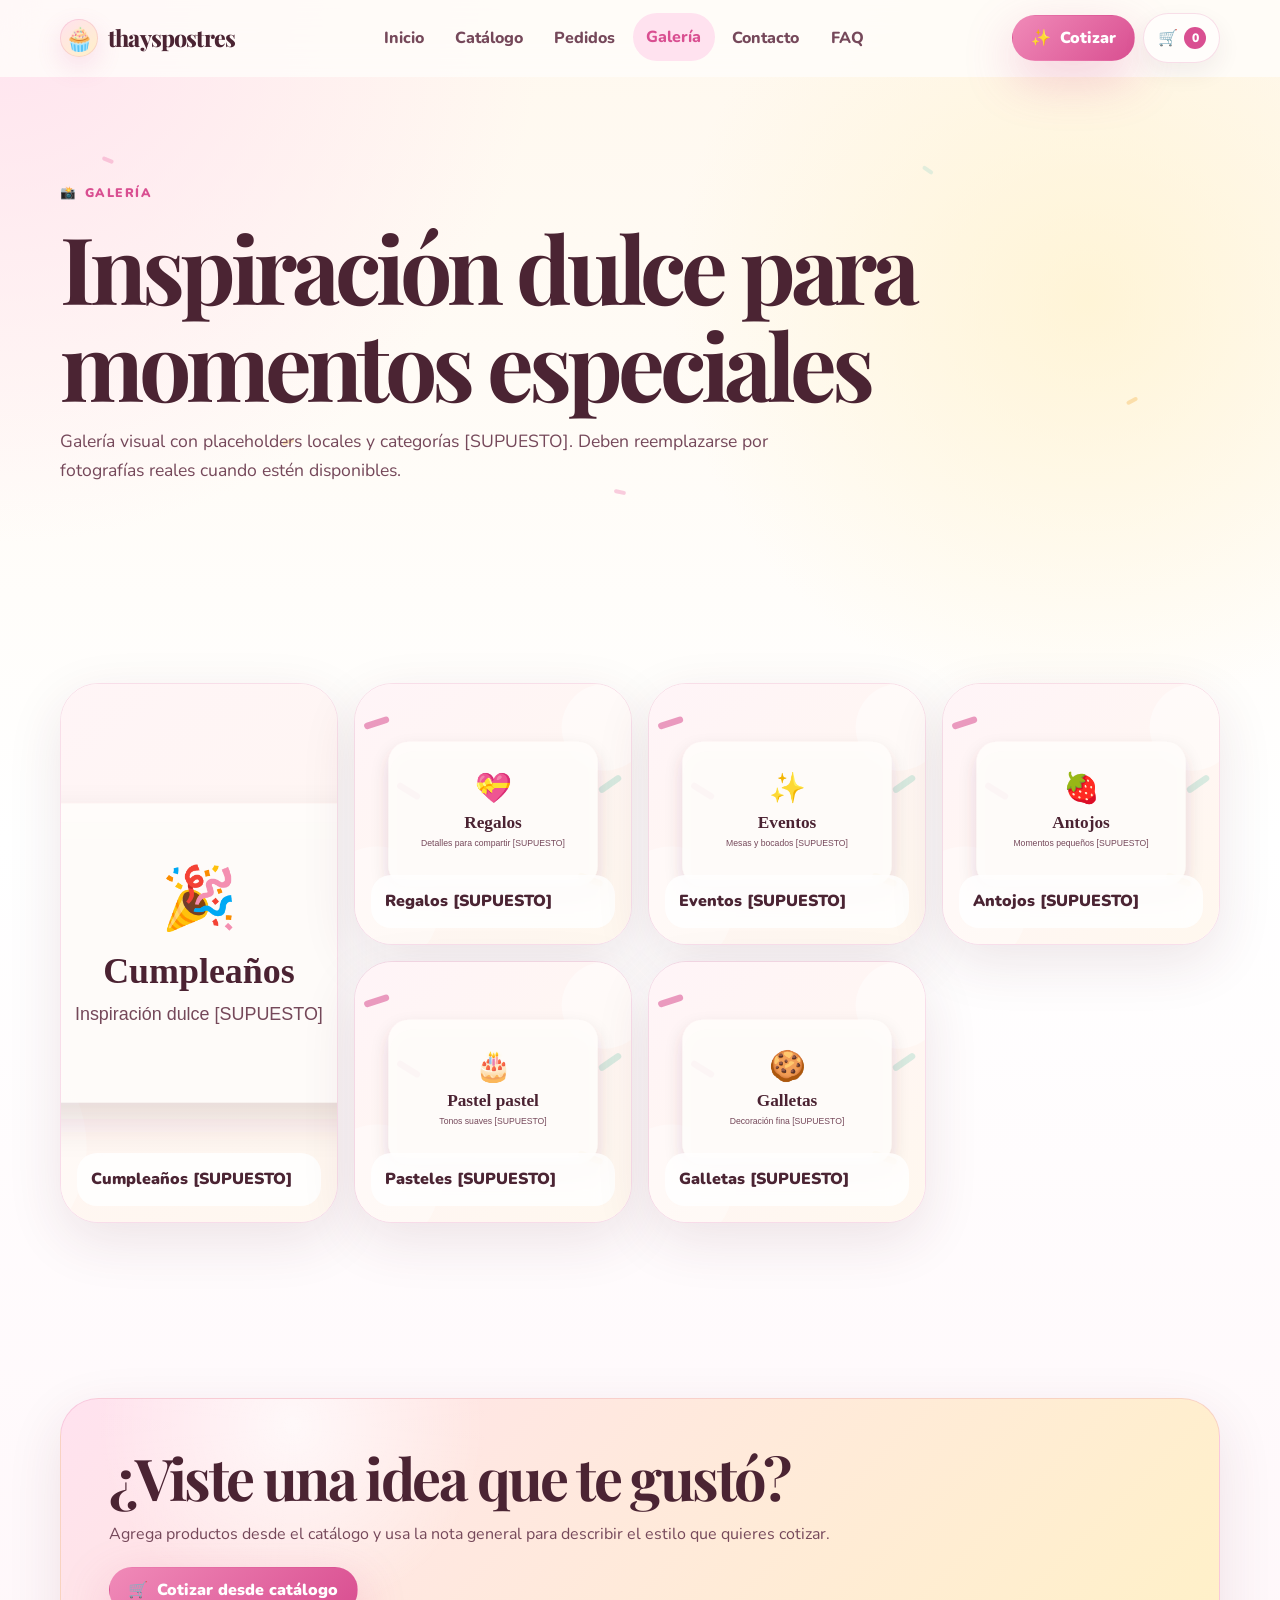
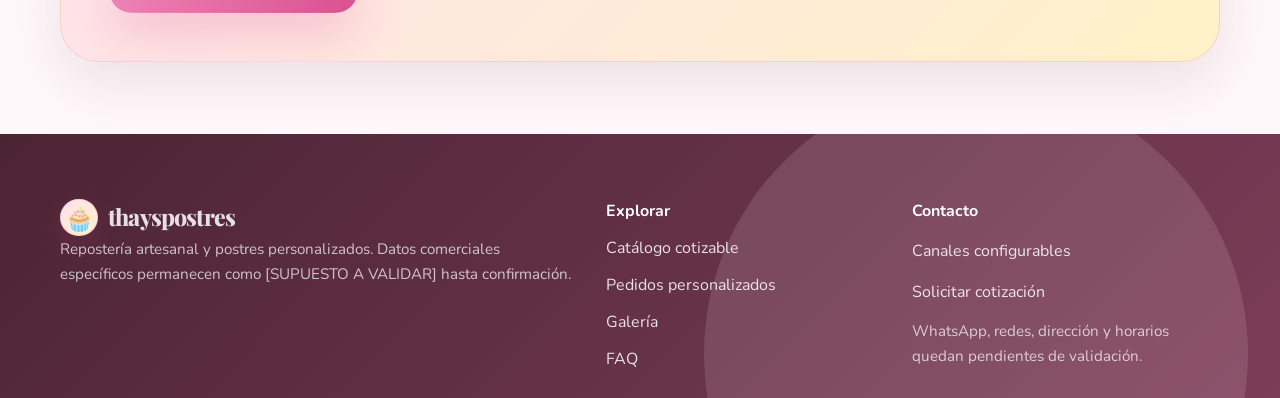
<file: galeria.html>
<!doctype html>
<html lang="es-MX">
<head>
  <!-- LANGUAGE -->
  <meta charset="utf-8">
  <meta name="language" content="es-MX">

  <!-- UI -->
  <meta name="viewport" content="width=device-width, initial-scale=1">
  <meta name="theme-color" content="#f08ab8">
  <meta name="color-scheme" content="light">

  <!-- SEO -->
  <title>Galería de postres personalizados | thayspostres</title>
  <meta name="description" content="Inspírate con ideas visuales de postres personalizados, detalles dulces y diseños para momentos especiales.">
  <meta name="robots" content="index, follow">
  <meta name="author" content="thayspostres">

  <!-- CANONICAL -->
  <link rel="canonical" href="galeria.html">

  <!-- GEO -->
  <meta name="geo-notes" content="Ubicación exacta pendiente de validación. No se incluyen coordenadas sin confirmación.">

  <!-- OPEN GRAPH -->
  <meta property="og:title" content="Galería de postres personalizados | thayspostres">
  <meta property="og:description" content="Inspírate con ideas visuales de postres personalizados, detalles dulces y diseños para momentos especiales.">
  <meta property="og:type" content="website">
  <meta property="og:url" content="galeria.html">
  <meta property="og:image" content="assets/img/og/og-galeria.jpg">
  <meta property="og:image:width" content="1200">
  <meta property="og:image:height" content="630">
  <meta property="og:image:alt" content="Galería de inspiración dulce de thayspostres">
  <meta property="og:locale" content="es_MX">
  <meta property="og:site_name" content="thayspostres">

  <!-- MINIATURA / REFERENCIA VISUAL -->
  <link rel="image_src" href="assets/img/og/og-galeria.jpg">

  <!-- FAVICONS / PWA -->
  <link rel="icon" href="favicon.ico" sizes="any">
  <link rel="icon" type="image/svg+xml" href="assets/img/icons/favicon.svg">
  <link rel="apple-touch-icon" href="assets/img/icons/apple-touch-icon.png">
  <link rel="manifest" href="site.webmanifest">

  <!-- FORMATO MÓVIL -->
  <meta name="format-detection" content="telephone=no">

  <!-- FUENTES -->
  <link rel="preconnect" href="https://fonts.googleapis.com">
  <link rel="preconnect" href="https://fonts.gstatic.com" crossorigin>
  <link href="https://fonts.googleapis.com/css2?family=Nunito:wght@400;700;800;900&family=Playfair+Display:wght@700;800&display=swap" rel="stylesheet">

  <!-- ICONOS EXTERNOS -->
  <meta name="icons-policy" content="Iconografía resuelta con caracteres, SVG y CSS locales; sin librería externa obligatoria.">

  <!-- JSON-LD -->
  <script type="application/ld+json" id="schema-static-1">
{
  "@context": "https://schema.org",
  "@type": "WebPage",
  "name": "Galería de postres personalizados | thayspostres",
  "description": "Inspírate con ideas visuales de postres personalizados, detalles dulces y diseños para momentos especiales.",
  "url": "galeria.html",
  "isPartOf": {
    "@type": "WebSite",
    "name": "thayspostres",
    "url": "index.html"
  },
  "inLanguage": "es-MX"
}
</script>
<script type="application/ld+json" id="schema-static-2">
{
  "@context": "https://schema.org",
  "@type": "BreadcrumbList",
  "itemListElement": [
    {
      "@type": "ListItem",
      "position": 1,
      "name": "Inicio",
      "item": "index.html"
    },
    {
      "@type": "ListItem",
      "position": 2,
      "name": "Galería",
      "item": "galeria.html"
    }
  ]
}
</script>

  <link rel="stylesheet" href="assets/css/variables.css">
  <link rel="stylesheet" href="assets/css/base.css">
  <link rel="stylesheet" href="assets/css/layout.css">
  <link rel="stylesheet" href="assets/css/components.css">
  <link rel="stylesheet" href="assets/css/pages.css">
  <link rel="stylesheet" href="assets/css/responsive.css">
  <link rel="stylesheet" href="assets/css/animations.css">
  <link rel="stylesheet" href="assets/css/effects.css">
  <link rel="stylesheet" href="assets/css/cart.css">
</head>
<body data-page="gallery" data-page-title="Galería">
<a class="skip-link" href="#contenido">Saltar al contenido</a>
<header class="site-header" data-site-header>
  <div class="nav-shell">
    <a class="brand" href="index.html" aria-label="Ir al inicio de thayspostres">
      <span class="brand-mark" aria-hidden="true">🧁</span>
      <span>thayspostres</span>
    </a>

    <nav class="primary-nav" aria-label="Navegación principal">
      <a class="nav-link " href="index.html">Inicio</a>
<a class="nav-link " href="catalogo.html">Catálogo</a>
<a class="nav-link " href="pedidos.html">Pedidos</a>
<a class="nav-link is-active" href="galeria.html">Galería</a>
<a class="nav-link " href="contacto.html">Contacto</a>
<a class="nav-link " href="faq.html">FAQ</a>
    </nav>

    <div class="nav-actions">
      <a class="btn btn-primary" href="catalogo.html"><span aria-hidden="true">✨</span> Cotizar</a>
      <button class="cart-trigger" type="button" data-open-cart aria-label="Abrir carrito de cotización" aria-expanded="false" aria-controls="quote-cart-panel">
        <span aria-hidden="true">🛒</span>
        <span class="cart-count" data-cart-count>0</span>
      </button>
      <button class="mobile-menu-button" type="button" data-toggle-nav aria-expanded="false" aria-controls="mobile-menu" aria-label="Abrir menú">
        <span aria-hidden="true">☰</span>
      </button>
    </div>
  </div>
  <nav class="mobile-menu" id="mobile-menu" data-mobile-menu hidden aria-label="Navegación móvil">
    <a class="nav-link " href="index.html">Inicio</a>
<a class="nav-link " href="catalogo.html">Catálogo</a>
<a class="nav-link " href="pedidos.html">Pedidos</a>
<a class="nav-link is-active" href="galeria.html">Galería</a>
<a class="nav-link " href="contacto.html">Contacto</a>
<a class="nav-link " href="faq.html">FAQ</a>
    <a class="btn btn-primary" href="catalogo.html"><span aria-hidden="true">🛒</span> Ir a cotizar</a>
  </nav>
</header>
<main id="contenido">
  <section class="page-hero">
    <div class="sprinkle-field" aria-hidden="true">
  <span class="sprinkle" style="left:8%;top:16%;--rotate:22deg"></span>
  <span class="sprinkle" style="left:22%;top:72%;--rotate:-18deg"></span>
  <span class="sprinkle" style="left:72%;top:18%;--rotate:35deg"></span>
  <span class="sprinkle" style="left:88%;top:64%;--rotate:-28deg"></span>
  <span class="sprinkle" style="left:48%;top:82%;--rotate:12deg"></span>
</div>
    <div class="container reveal">
      <span class="eyebrow"><span aria-hidden="true">📸</span> Galería</span>
      <h1>Inspiración dulce para momentos especiales</h1>
      <p>Galería visual con placeholders locales y categorías [SUPUESTO]. Deben reemplazarse por fotografías reales cuando estén disponibles.</p>
    </div>
  </section>

  <section class="section">
    <div class="container">
      <div class="gallery-grid">
        <article class="gallery-item tall reveal">
          <img src="assets/img/gallery/galeria-cumpleanos.svg" alt="Idea visual para cumpleaños con postres personalizados" loading="lazy" width="960" height="720">
          <span class="gallery-caption">Cumpleaños [SUPUESTO]</span>
        </article>
        <article class="gallery-item reveal">
          <img src="assets/img/gallery/galeria-regalos.svg" alt="Idea visual para regalos dulces" loading="lazy" width="960" height="720">
          <span class="gallery-caption">Regalos [SUPUESTO]</span>
        </article>
        <article class="gallery-item reveal">
          <img src="assets/img/gallery/galeria-eventos.svg" alt="Idea visual para eventos con mesa dulce" loading="lazy" width="960" height="720">
          <span class="gallery-caption">Eventos [SUPUESTO]</span>
        </article>
        <article class="gallery-item reveal">
          <img src="assets/img/gallery/galeria-antojos.svg" alt="Idea visual para postres de antojo" loading="lazy" width="960" height="720">
          <span class="gallery-caption">Antojos [SUPUESTO]</span>
        </article>
        <article class="gallery-item reveal">
          <img src="assets/img/gallery/galeria-pastel.svg" alt="Idea visual de pastel en tonos pastel" loading="lazy" width="960" height="720">
          <span class="gallery-caption">Pasteles [SUPUESTO]</span>
        </article>
        <article class="gallery-item reveal">
          <img src="assets/img/gallery/galeria-galletas.svg" alt="Idea visual de galletas decoradas" loading="lazy" width="960" height="720">
          <span class="gallery-caption">Galletas [SUPUESTO]</span>
        </article>
      </div>
    </div>
  </section>

  <section class="section-sm">
    <div class="container">
      <div class="cta-band reveal">
        <h2>¿Viste una idea que te gustó?</h2>
        <p>Agrega productos desde el catálogo y usa la nota general para describir el estilo que quieres cotizar.</p>
        <a class="btn btn-primary" href="catalogo.html"><span aria-hidden="true">🛒</span> Cotizar desde catálogo</a>
      </div>
    </div>
  </section>
</main>
<div class="cart-backdrop" data-cart-backdrop data-close-cart hidden></div>
<aside class="quote-cart" id="quote-cart-panel" data-cart-panel hidden aria-label="Carrito de cotización por WhatsApp">
  <div class="cart-header">
    <div class="cart-title">
      <strong>Cotización</strong>
      <small><span data-cart-summary-count>0</span> producto(s) seleccionados</small>
    </div>
    <button class="cart-close" type="button" data-close-cart aria-label="Cerrar carrito">×</button>
  </div>

  <div class="cart-body">
    <div class="cart-items" data-cart-items></div>

    <section class="cart-summary" aria-label="Datos opcionales para cotización">
      <h3>Detalles opcionales</h3>
      <div class="quote-fieldset">
        <label class="form-row">
          <span>Tipo de evento</span>
          <select class="select" data-quote-event>
            <option value="">Tipo de evento opcional</option>
<option value="Cumpleaños">Cumpleaños</option>
<option value="Regalo">Regalo</option>
<option value="Evento">Evento</option>
<option value="Antojo">Antojo</option>
<option value="Otro">Otro</option>
          </select>
        </label>

        <label class="form-row">
          <span>Fecha tentativa <small>[SUPUESTO A VALIDAR]</small></span>
          <input class="input" type="date" data-quote-date>
        </label>

        <label class="form-row">
          <span>Nota general opcional</span>
          <textarea class="textarea" data-quote-note maxlength="500" placeholder="Ejemplo: Me gustaría algo en tonos rosa pastel."></textarea>
        </label>
      </div>
    </section>

    <p class="cart-message" data-cart-message aria-live="polite"></p>
  </div>

  <div class="cart-footer">
    <button class="btn btn-primary" type="button" data-quote-send>
      <span aria-hidden="true">💬</span>
      Solicitar cotización por WhatsApp
    </button>
    <button class="btn btn-ghost" type="button" data-cart-clear>
      <span aria-hidden="true">🧹</span>
      Vaciar carrito
    </button>
  </div>
</aside>

<button class="floating-cart" type="button" data-open-cart aria-label="Abrir carrito de cotización" aria-expanded="false" aria-controls="quote-cart-panel">
  <span aria-hidden="true">🛒</span>
  <span class="cart-count" data-cart-count>0</span>
</button>

<div class="toast-region" data-toast-region aria-live="polite" aria-atomic="true"></div>
<footer class="footer">
  <div class="container footer-grid">
    <div>
      <a class="brand" href="index.html">
        <span class="brand-mark" aria-hidden="true">🧁</span>
        <span>thayspostres</span>
      </a>
      <p class="footer-note">Repostería artesanal y postres personalizados. Datos comerciales específicos permanecen como [SUPUESTO A VALIDAR] hasta confirmación.</p>
    </div>
    <nav class="footer-links" aria-label="Enlaces secundarios">
      <strong>Explorar</strong>
      <a href="catalogo.html">Catálogo cotizable</a>
      <a href="pedidos.html">Pedidos personalizados</a>
      <a href="galeria.html">Galería</a>
      <a href="faq.html">FAQ</a>
    </nav>
    <div class="footer-links">
      <strong>Contacto</strong>
      <a href="contacto.html">Canales configurables</a>
      <a href="catalogo.html">Solicitar cotización</a>
      <small class="footer-note">WhatsApp, redes, dirección y horarios quedan pendientes de validación.</small>
    </div>
  </div>
</footer>
<script src="assets/js/config.js" defer></script>
<script src="assets/js/data-products.js" defer></script>
<script src="assets/js/whatsapp.js" defer></script>
<script src="assets/js/cart.js" defer></script>
<script src="assets/js/quote.js" defer></script>
<script src="assets/js/ui.js" defer></script>
<script src="assets/js/catalog.js" defer></script>
<script src="assets/js/animations.js" defer></script>
<script src="assets/js/seo-schema.js" defer></script>
<script src="assets/js/main.js" defer></script>
</body>
</html>
</file>
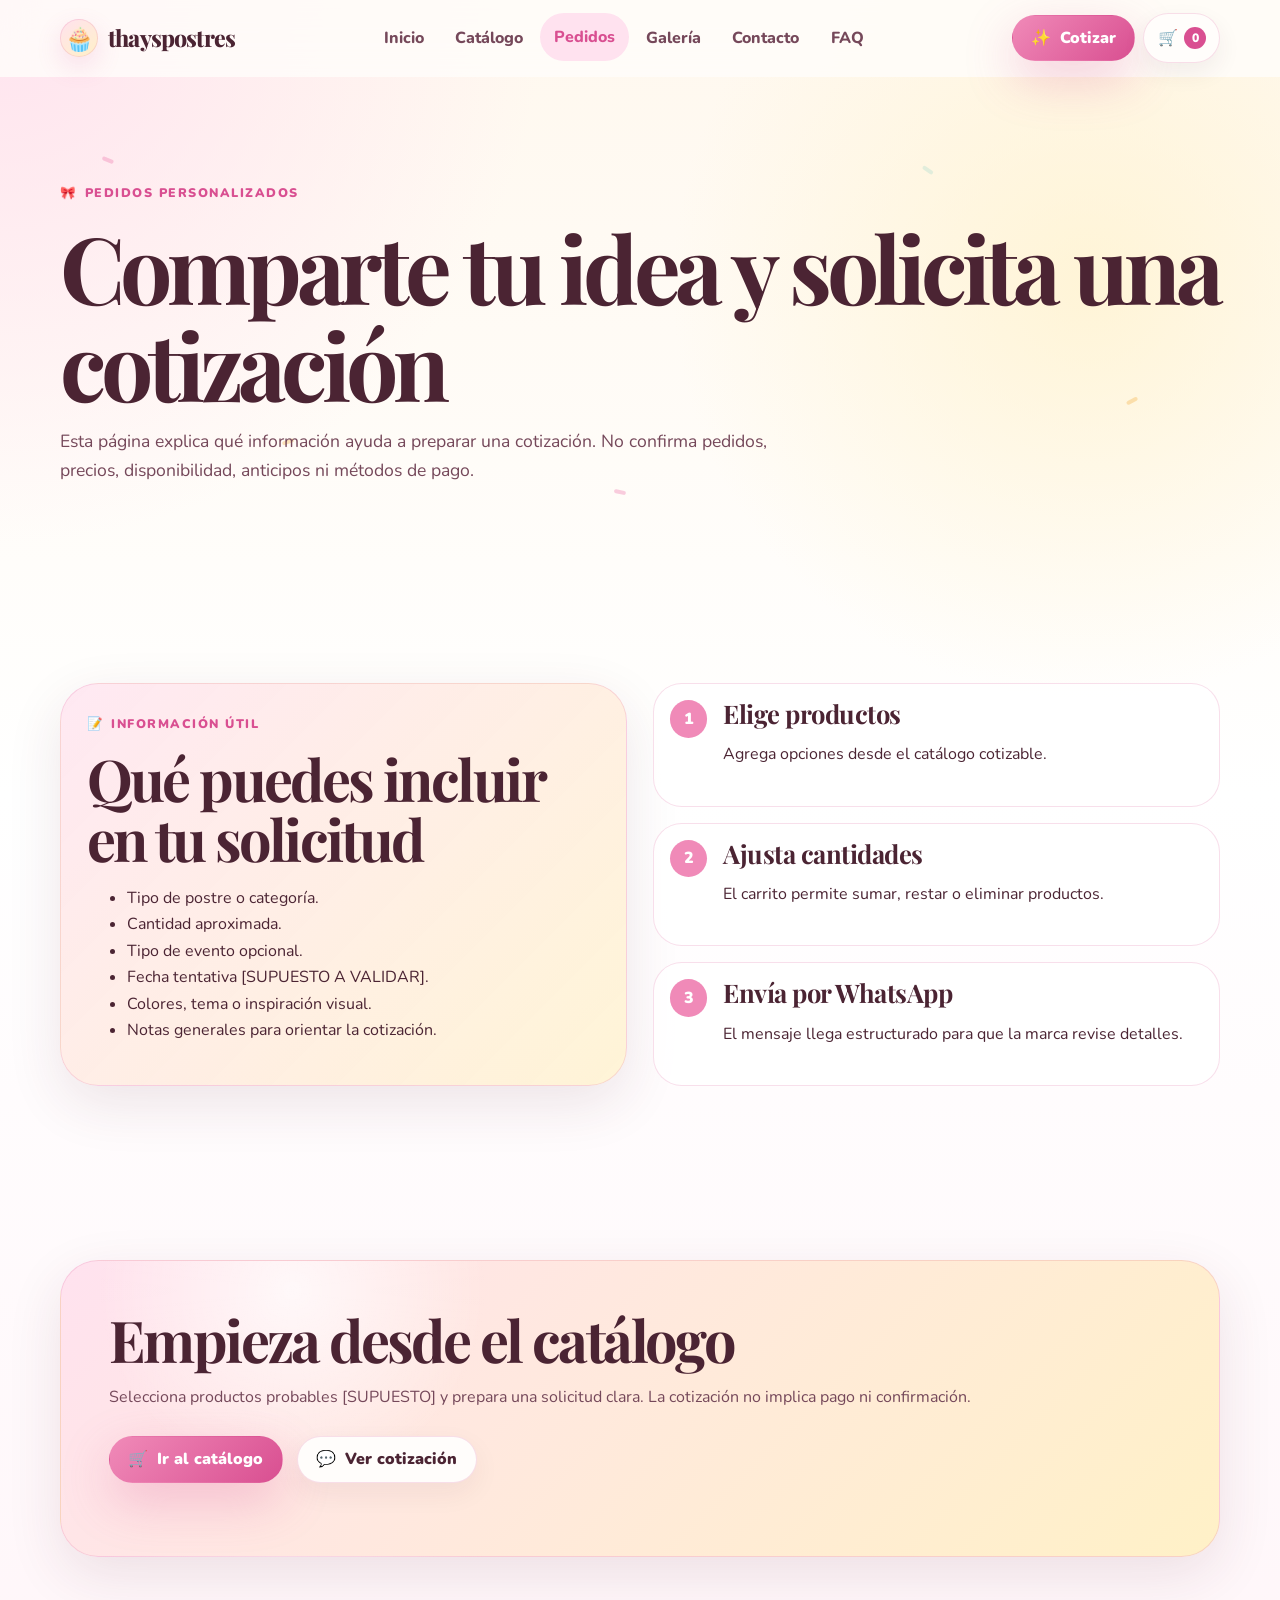
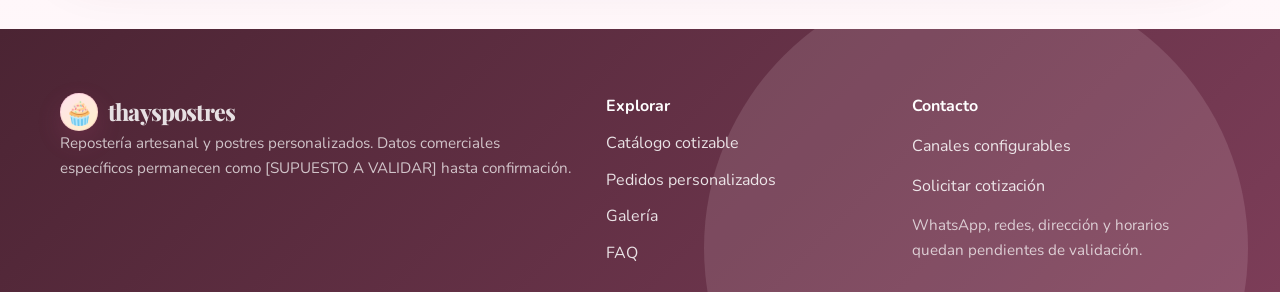
<file: pedidos.html>
<!doctype html>
<html lang="es-MX">
<head>
  <!-- LANGUAGE -->
  <meta charset="utf-8">
  <meta name="language" content="es-MX">

  <!-- UI -->
  <meta name="viewport" content="width=device-width, initial-scale=1">
  <meta name="theme-color" content="#f08ab8">
  <meta name="color-scheme" content="light">

  <!-- SEO -->
  <title>Pedidos personalizados | thayspostres</title>
  <meta name="description" content="Conoce cómo solicitar pedidos personalizados en thayspostres y qué información compartir para cotizar tu idea.">
  <meta name="robots" content="index, follow">
  <meta name="author" content="thayspostres">

  <!-- CANONICAL -->
  <link rel="canonical" href="pedidos.html">

  <!-- GEO -->
  <meta name="geo-notes" content="Ubicación exacta pendiente de validación. No se incluyen coordenadas sin confirmación.">

  <!-- OPEN GRAPH -->
  <meta property="og:title" content="Pedidos personalizados | thayspostres">
  <meta property="og:description" content="Conoce cómo solicitar pedidos personalizados en thayspostres y qué información compartir para cotizar tu idea.">
  <meta property="og:type" content="website">
  <meta property="og:url" content="pedidos.html">
  <meta property="og:image" content="assets/img/og/og-pedidos.jpg">
  <meta property="og:image:width" content="1200">
  <meta property="og:image:height" content="630">
  <meta property="og:image:alt" content="Solicitud de pedidos personalizados en thayspostres">
  <meta property="og:locale" content="es_MX">
  <meta property="og:site_name" content="thayspostres">

  <!-- MINIATURA / REFERENCIA VISUAL -->
  <link rel="image_src" href="assets/img/og/og-pedidos.jpg">

  <!-- FAVICONS / PWA -->
  <link rel="icon" href="favicon.ico" sizes="any">
  <link rel="icon" type="image/svg+xml" href="assets/img/icons/favicon.svg">
  <link rel="apple-touch-icon" href="assets/img/icons/apple-touch-icon.png">
  <link rel="manifest" href="site.webmanifest">

  <!-- FORMATO MÓVIL -->
  <meta name="format-detection" content="telephone=no">

  <!-- FUENTES -->
  <link rel="preconnect" href="https://fonts.googleapis.com">
  <link rel="preconnect" href="https://fonts.gstatic.com" crossorigin>
  <link href="https://fonts.googleapis.com/css2?family=Nunito:wght@400;700;800;900&family=Playfair+Display:wght@700;800&display=swap" rel="stylesheet">

  <!-- ICONOS EXTERNOS -->
  <meta name="icons-policy" content="Iconografía resuelta con caracteres, SVG y CSS locales; sin librería externa obligatoria.">

  <!-- JSON-LD -->
  <script type="application/ld+json" id="schema-static-1">
{
  "@context": "https://schema.org",
  "@type": "WebPage",
  "name": "Pedidos personalizados | thayspostres",
  "description": "Conoce cómo solicitar pedidos personalizados en thayspostres y qué información compartir para cotizar tu idea.",
  "url": "pedidos.html",
  "isPartOf": {
    "@type": "WebSite",
    "name": "thayspostres",
    "url": "index.html"
  },
  "inLanguage": "es-MX"
}
</script>
<script type="application/ld+json" id="schema-static-2">
{
  "@context": "https://schema.org",
  "@type": "BreadcrumbList",
  "itemListElement": [
    {
      "@type": "ListItem",
      "position": 1,
      "name": "Inicio",
      "item": "index.html"
    },
    {
      "@type": "ListItem",
      "position": 2,
      "name": "Pedidos personalizados",
      "item": "pedidos.html"
    }
  ]
}
</script>

  <link rel="stylesheet" href="assets/css/variables.css">
  <link rel="stylesheet" href="assets/css/base.css">
  <link rel="stylesheet" href="assets/css/layout.css">
  <link rel="stylesheet" href="assets/css/components.css">
  <link rel="stylesheet" href="assets/css/pages.css">
  <link rel="stylesheet" href="assets/css/responsive.css">
  <link rel="stylesheet" href="assets/css/animations.css">
  <link rel="stylesheet" href="assets/css/effects.css">
  <link rel="stylesheet" href="assets/css/cart.css">
</head>
<body data-page="orders" data-page-title="Pedidos personalizados">
<a class="skip-link" href="#contenido">Saltar al contenido</a>
<header class="site-header" data-site-header>
  <div class="nav-shell">
    <a class="brand" href="index.html" aria-label="Ir al inicio de thayspostres">
      <span class="brand-mark" aria-hidden="true">🧁</span>
      <span>thayspostres</span>
    </a>

    <nav class="primary-nav" aria-label="Navegación principal">
      <a class="nav-link " href="index.html">Inicio</a>
<a class="nav-link " href="catalogo.html">Catálogo</a>
<a class="nav-link is-active" href="pedidos.html">Pedidos</a>
<a class="nav-link " href="galeria.html">Galería</a>
<a class="nav-link " href="contacto.html">Contacto</a>
<a class="nav-link " href="faq.html">FAQ</a>
    </nav>

    <div class="nav-actions">
      <a class="btn btn-primary" href="catalogo.html"><span aria-hidden="true">✨</span> Cotizar</a>
      <button class="cart-trigger" type="button" data-open-cart aria-label="Abrir carrito de cotización" aria-expanded="false" aria-controls="quote-cart-panel">
        <span aria-hidden="true">🛒</span>
        <span class="cart-count" data-cart-count>0</span>
      </button>
      <button class="mobile-menu-button" type="button" data-toggle-nav aria-expanded="false" aria-controls="mobile-menu" aria-label="Abrir menú">
        <span aria-hidden="true">☰</span>
      </button>
    </div>
  </div>
  <nav class="mobile-menu" id="mobile-menu" data-mobile-menu hidden aria-label="Navegación móvil">
    <a class="nav-link " href="index.html">Inicio</a>
<a class="nav-link " href="catalogo.html">Catálogo</a>
<a class="nav-link is-active" href="pedidos.html">Pedidos</a>
<a class="nav-link " href="galeria.html">Galería</a>
<a class="nav-link " href="contacto.html">Contacto</a>
<a class="nav-link " href="faq.html">FAQ</a>
    <a class="btn btn-primary" href="catalogo.html"><span aria-hidden="true">🛒</span> Ir a cotizar</a>
  </nav>
</header>
<main id="contenido">
  <section class="page-hero">
    <div class="sprinkle-field" aria-hidden="true">
  <span class="sprinkle" style="left:8%;top:16%;--rotate:22deg"></span>
  <span class="sprinkle" style="left:22%;top:72%;--rotate:-18deg"></span>
  <span class="sprinkle" style="left:72%;top:18%;--rotate:35deg"></span>
  <span class="sprinkle" style="left:88%;top:64%;--rotate:-28deg"></span>
  <span class="sprinkle" style="left:48%;top:82%;--rotate:12deg"></span>
</div>
    <div class="container reveal">
      <span class="eyebrow"><span aria-hidden="true">🎀</span> Pedidos personalizados</span>
      <h1>Comparte tu idea y solicita una cotización</h1>
      <p>Esta página explica qué información ayuda a preparar una cotización. No confirma pedidos, precios, disponibilidad, anticipos ni métodos de pago.</p>
    </div>
  </section>

  <section class="section">
    <div class="container grid grid-2">
      <div class="quote-explainer reveal">
        <span class="eyebrow"><span aria-hidden="true">📝</span> Información útil</span>
        <h2>Qué puedes incluir en tu solicitud</h2>
        <ul>
          <li>Tipo de postre o categoría.</li>
          <li>Cantidad aproximada.</li>
          <li>Tipo de evento opcional.</li>
          <li>Fecha tentativa [SUPUESTO A VALIDAR].</li>
          <li>Colores, tema o inspiración visual.</li>
          <li>Notas generales para orientar la cotización.</li>
        </ul>
      </div>
      <div class="step-list">
        <div class="step reveal"><div><h3>Elige productos</h3><p>Agrega opciones desde el catálogo cotizable.</p></div></div>
        <div class="step reveal"><div><h3>Ajusta cantidades</h3><p>El carrito permite sumar, restar o eliminar productos.</p></div></div>
        <div class="step reveal"><div><h3>Envía por WhatsApp</h3><p>El mensaje llega estructurado para que la marca revise detalles.</p></div></div>
      </div>
    </div>
  </section>

  <section class="section-sm">
    <div class="container">
      <div class="cta-band reveal">
        <h2>Empieza desde el catálogo</h2>
        <p>Selecciona productos probables [SUPUESTO] y prepara una solicitud clara. La cotización no implica pago ni confirmación.</p>
        <div class="hero-actions">
          <a class="btn btn-primary" href="catalogo.html"><span aria-hidden="true">🛒</span> Ir al catálogo</a>
          <button class="btn btn-secondary" type="button" data-open-cart aria-expanded="false" aria-controls="quote-cart-panel"><span aria-hidden="true">💬</span> Ver cotización</button>
        </div>
      </div>
    </div>
  </section>
</main>
<div class="cart-backdrop" data-cart-backdrop data-close-cart hidden></div>
<aside class="quote-cart" id="quote-cart-panel" data-cart-panel hidden aria-label="Carrito de cotización por WhatsApp">
  <div class="cart-header">
    <div class="cart-title">
      <strong>Cotización</strong>
      <small><span data-cart-summary-count>0</span> producto(s) seleccionados</small>
    </div>
    <button class="cart-close" type="button" data-close-cart aria-label="Cerrar carrito">×</button>
  </div>

  <div class="cart-body">
    <div class="cart-items" data-cart-items></div>

    <section class="cart-summary" aria-label="Datos opcionales para cotización">
      <h3>Detalles opcionales</h3>
      <div class="quote-fieldset">
        <label class="form-row">
          <span>Tipo de evento</span>
          <select class="select" data-quote-event>
            <option value="">Tipo de evento opcional</option>
<option value="Cumpleaños">Cumpleaños</option>
<option value="Regalo">Regalo</option>
<option value="Evento">Evento</option>
<option value="Antojo">Antojo</option>
<option value="Otro">Otro</option>
          </select>
        </label>

        <label class="form-row">
          <span>Fecha tentativa <small>[SUPUESTO A VALIDAR]</small></span>
          <input class="input" type="date" data-quote-date>
        </label>

        <label class="form-row">
          <span>Nota general opcional</span>
          <textarea class="textarea" data-quote-note maxlength="500" placeholder="Ejemplo: Me gustaría algo en tonos rosa pastel."></textarea>
        </label>
      </div>
    </section>

    <p class="cart-message" data-cart-message aria-live="polite"></p>
  </div>

  <div class="cart-footer">
    <button class="btn btn-primary" type="button" data-quote-send>
      <span aria-hidden="true">💬</span>
      Solicitar cotización por WhatsApp
    </button>
    <button class="btn btn-ghost" type="button" data-cart-clear>
      <span aria-hidden="true">🧹</span>
      Vaciar carrito
    </button>
  </div>
</aside>

<button class="floating-cart" type="button" data-open-cart aria-label="Abrir carrito de cotización" aria-expanded="false" aria-controls="quote-cart-panel">
  <span aria-hidden="true">🛒</span>
  <span class="cart-count" data-cart-count>0</span>
</button>

<div class="toast-region" data-toast-region aria-live="polite" aria-atomic="true"></div>
<footer class="footer">
  <div class="container footer-grid">
    <div>
      <a class="brand" href="index.html">
        <span class="brand-mark" aria-hidden="true">🧁</span>
        <span>thayspostres</span>
      </a>
      <p class="footer-note">Repostería artesanal y postres personalizados. Datos comerciales específicos permanecen como [SUPUESTO A VALIDAR] hasta confirmación.</p>
    </div>
    <nav class="footer-links" aria-label="Enlaces secundarios">
      <strong>Explorar</strong>
      <a href="catalogo.html">Catálogo cotizable</a>
      <a href="pedidos.html">Pedidos personalizados</a>
      <a href="galeria.html">Galería</a>
      <a href="faq.html">FAQ</a>
    </nav>
    <div class="footer-links">
      <strong>Contacto</strong>
      <a href="contacto.html">Canales configurables</a>
      <a href="catalogo.html">Solicitar cotización</a>
      <small class="footer-note">WhatsApp, redes, dirección y horarios quedan pendientes de validación.</small>
    </div>
  </div>
</footer>
<script src="assets/js/config.js" defer></script>
<script src="assets/js/data-products.js" defer></script>
<script src="assets/js/whatsapp.js" defer></script>
<script src="assets/js/cart.js" defer></script>
<script src="assets/js/quote.js" defer></script>
<script src="assets/js/ui.js" defer></script>
<script src="assets/js/catalog.js" defer></script>
<script src="assets/js/animations.js" defer></script>
<script src="assets/js/seo-schema.js" defer></script>
<script src="assets/js/main.js" defer></script>
</body>
</html>
</file>
<file: assets/css/variables.css>
:root {
  color-scheme: light;
  --color-primary: #f08ab8;
  --color-primary-strong: #d94f91;
  --color-primary-soft: #ffe2ef;
  --color-primary-glow: rgba(240, 138, 184, 0.28);
  --color-cream: #fff8ee;
  --color-cream-strong: #ffefcf;
  --color-surface: #fffdfb;
  --color-surface-strong: #fff4f8;
  --color-text: #4b2433;
  --color-text-soft: #75485a;
  --color-muted: #8a6874;
  --color-border: rgba(217, 79, 145, 0.18);
  --color-accent: #f6bd60;
  --color-accent-soft: #fff1c7;
  --color-success: #32795f;
  --color-success-soft: #e8f8ef;
  --color-danger: #b9415c;
  --color-danger-soft: #ffe7ed;
  --color-shadow: rgba(92, 35, 55, 0.12);
  --font-display: "Playfair Display", Georgia, serif;
  --font-body: "Nunito", system-ui, -apple-system, BlinkMacSystemFont, "Segoe UI", sans-serif;
  --container: 1160px;
  --radius-xs: 0.65rem;
  --radius-sm: 0.9rem;
  --radius-md: 1.25rem;
  --radius-lg: 1.8rem;
  --radius-xl: 2.4rem;
  --shadow-soft: 0 16px 40px var(--color-shadow);
  --shadow-card: 0 18px 55px rgba(92, 35, 55, 0.11);
  --shadow-float: 0 18px 50px rgba(217, 79, 145, 0.28);
  --space-1: 0.35rem;
  --space-2: 0.6rem;
  --space-3: 0.9rem;
  --space-4: 1.2rem;
  --space-5: 1.6rem;
  --space-6: 2rem;
  --space-7: 2.8rem;
  --space-8: 4rem;
  --transition-fast: 160ms ease;
  --transition: 260ms ease;
  --transition-slow: 520ms cubic-bezier(.16,1,.3,1);
  --z-header: 50;
  --z-floating: 80;
  --z-backdrop: 90;
  --z-cart: 100;
  --z-toast: 120;
}
</file>
<file: assets/css/base.css>
*,
*::before,
*::after {
  box-sizing: border-box;
}

html {
  min-width: 320px;
  scroll-behavior: smooth;
}

body {
  margin: 0;
  font-family: var(--font-body);
  color: var(--color-text);
  background:
    radial-gradient(circle at top left, rgba(255, 226, 239, 0.95), transparent 34rem),
    radial-gradient(circle at 85% 15%, rgba(255, 241, 199, 0.65), transparent 26rem),
    linear-gradient(180deg, var(--color-cream) 0%, #fff 42%, var(--color-surface-strong) 100%);
  line-height: 1.65;
  text-rendering: optimizeLegibility;
  overflow-x: hidden;
}

body.is-nav-open,
body.is-cart-open {
  overflow: hidden;
}

img,
svg {
  max-width: 100%;
  display: block;
}

img {
  height: auto;
}

a {
  color: inherit;
  text-decoration: none;
}

a:hover {
  color: var(--color-primary-strong);
}

button,
input,
textarea,
select {
  font: inherit;
}

button {
  cursor: pointer;
}

button:disabled {
  cursor: not-allowed;
  opacity: 0.62;
}

:focus-visible {
  outline: 3px solid rgba(217, 79, 145, 0.45);
  outline-offset: 4px;
}

::selection {
  background: var(--color-primary);
  color: white;
}

h1,
h2,
h3 {
  font-family: var(--font-display);
  color: var(--color-text);
  line-height: 1.05;
  margin: 0 0 var(--space-3);
}

h1 {
  font-size: clamp(2.45rem, 9vw, 5.8rem);
  letter-spacing: -0.055em;
}

h2 {
  font-size: clamp(2rem, 5vw, 3.6rem);
  letter-spacing: -0.045em;
}

h3 {
  font-size: clamp(1.25rem, 2vw, 1.65rem);
  letter-spacing: -0.02em;
}

p {
  margin: 0 0 var(--space-4);
}

small {
  color: var(--color-muted);
}

main {
  min-height: 64vh;
}

.visually-hidden {
  position: absolute !important;
  inline-size: 1px !important;
  block-size: 1px !important;
  overflow: hidden !important;
  clip: rect(0 0 0 0) !important;
  white-space: nowrap !important;
  clip-path: inset(50%) !important;
}

.skip-link {
  position: fixed;
  top: 0.8rem;
  left: 0.8rem;
  z-index: 999;
  background: var(--color-text);
  color: white;
  padding: 0.7rem 1rem;
  border-radius: var(--radius-sm);
  transform: translateY(-140%);
  transition: transform var(--transition-fast);
}

.skip-link:focus {
  transform: translateY(0);
}
</file>
<file: assets/css/layout.css>
.site-header {
  position: sticky;
  top: 0;
  z-index: var(--z-header);
  background: rgba(255, 253, 251, 0.82);
  backdrop-filter: blur(18px);
  border-bottom: 1px solid transparent;
  transition: border-color var(--transition), box-shadow var(--transition), background var(--transition);
}

.site-header.is-scrolled {
  border-color: var(--color-border);
  box-shadow: 0 14px 38px rgba(75, 36, 51, 0.08);
  background: rgba(255, 253, 251, 0.94);
}

.nav-shell,
.container {
  width: min(var(--container), calc(100% - 2rem));
  margin-inline: auto;
}

.nav-shell {
  min-height: 76px;
  display: flex;
  align-items: center;
  gap: var(--space-3);
  justify-content: space-between;
}

.brand {
  display: inline-flex;
  align-items: center;
  gap: 0.65rem;
  font-family: var(--font-display);
  font-weight: 800;
  font-size: 1.45rem;
  letter-spacing: -0.035em;
  color: var(--color-text);
}

.brand-mark {
  display: grid;
  place-items: center;
  inline-size: 2.35rem;
  block-size: 2.35rem;
  border-radius: 50%;
  background: linear-gradient(145deg, var(--color-primary-soft), var(--color-accent-soft));
  box-shadow: inset 0 0 0 1px rgba(217, 79, 145, 0.16), 0 10px 26px rgba(217, 79, 145, 0.16);
}

.primary-nav {
  display: none;
  align-items: center;
  gap: 0.25rem;
}

.nav-link {
  position: relative;
  padding: 0.65rem 0.85rem;
  border-radius: 999px;
  color: var(--color-text-soft);
  font-weight: 800;
  transition: background var(--transition), color var(--transition), transform var(--transition);
}

.nav-link:hover,
.nav-link.is-active {
  background: var(--color-primary-soft);
  color: var(--color-primary-strong);
  transform: translateY(-1px);
}

.nav-actions {
  display: inline-flex;
  align-items: center;
  gap: 0.5rem;
}

.mobile-menu-button {
  display: inline-grid;
  place-items: center;
  inline-size: 2.75rem;
  block-size: 2.75rem;
  border-radius: 999px;
  border: 1px solid var(--color-border);
  background: var(--color-surface);
  color: var(--color-text);
}

.mobile-menu {
  display: grid;
  gap: 0.35rem;
  width: min(100% - 2rem, 520px);
  margin: 0 auto 1rem;
  padding: 1rem;
  background: rgba(255,255,255,0.94);
  border: 1px solid var(--color-border);
  border-radius: var(--radius-lg);
  box-shadow: var(--shadow-soft);
}

.mobile-menu[hidden] {
  display: none;
}

.mobile-menu .nav-link {
  display: block;
}

.section {
  padding: clamp(3.8rem, 8vw, 7rem) 0;
  position: relative;
}

.section-sm {
  padding: clamp(2.5rem, 6vw, 4.5rem) 0;
}

.section-heading {
  max-width: 760px;
  margin-bottom: var(--space-6);
}

.section-heading.center {
  text-align: center;
  margin-inline: auto;
}

.eyebrow {
  display: inline-flex;
  align-items: center;
  gap: 0.45rem;
  margin-bottom: 0.85rem;
  color: var(--color-primary-strong);
  font-weight: 900;
  text-transform: uppercase;
  letter-spacing: 0.12em;
  font-size: 0.78rem;
}

.grid {
  display: grid;
  gap: var(--space-5);
}

.grid-2,
.grid-3,
.grid-4 {
  grid-template-columns: 1fr;
}

.hero {
  position: relative;
  min-height: calc(100svh - 76px);
  display: grid;
  align-items: center;
  padding: clamp(3rem, 6vw, 6rem) 0;
  overflow: hidden;
}

.hero-grid {
  display: grid;
  gap: clamp(2rem, 5vw, 5rem);
  align-items: center;
}

.hero-copy {
  position: relative;
  z-index: 2;
}

.hero-copy p {
  font-size: clamp(1.08rem, 2vw, 1.3rem);
  color: var(--color-text-soft);
  max-width: 650px;
}

.hero-actions {
  display: flex;
  flex-wrap: wrap;
  gap: var(--space-3);
  margin: var(--space-5) 0;
}

.hero-visual {
  position: relative;
  min-height: 430px;
}

.page-hero {
  position: relative;
  padding: clamp(3.5rem, 8vw, 7rem) 0 clamp(2.6rem, 6vw, 5rem);
  overflow: hidden;
}

.page-hero .container {
  position: relative;
  z-index: 2;
}

.page-hero p {
  max-width: 760px;
  color: var(--color-text-soft);
  font-size: 1.1rem;
}

.footer {
  background: linear-gradient(135deg, #4b2433 0%, #7c3d58 100%);
  color: white;
  padding: var(--space-8) 0 var(--space-5);
  position: relative;
  overflow: hidden;
}

.footer::before {
  content: "";
  position: absolute;
  inset: -20% auto auto 55%;
  inline-size: 34rem;
  block-size: 34rem;
  border-radius: 999px;
  background: rgba(255, 226, 239, 0.13);
}

.footer-grid {
  position: relative;
  display: grid;
  gap: var(--space-6);
}

.footer a {
  color: rgba(255,255,255,0.86);
}

.footer a:hover {
  color: white;
}

.footer-links {
  display: grid;
  gap: 0.65rem;
}

.footer-note {
  color: rgba(255,255,255,0.72);
  font-size: 0.95rem;
}

@media (min-width: 900px) {
  .primary-nav {
    display: inline-flex;
  }

  .mobile-menu-button {
    display: none;
  }

  .hero-grid {
    grid-template-columns: 1.02fr 0.98fr;
  }

  .grid-2 {
    grid-template-columns: repeat(2, minmax(0, 1fr));
  }

  .grid-3 {
    grid-template-columns: repeat(3, minmax(0, 1fr));
  }

  .grid-4 {
    grid-template-columns: repeat(4, minmax(0, 1fr));
  }

  .footer-grid {
    grid-template-columns: 1.5fr 0.8fr 0.9fr;
  }
}
</file>
<file: assets/css/components.css>
.btn {
  display: inline-flex;
  align-items: center;
  justify-content: center;
  gap: 0.55rem;
  min-height: 2.9rem;
  padding: 0.82rem 1.15rem;
  border-radius: 999px;
  border: 1px solid transparent;
  font-weight: 900;
  line-height: 1;
  transition: transform var(--transition), box-shadow var(--transition), background var(--transition), border-color var(--transition), color var(--transition);
}

.btn:hover {
  transform: translateY(-2px);
}

.btn-primary {
  background: linear-gradient(135deg, var(--color-primary), var(--color-primary-strong));
  color: white;
  box-shadow: var(--shadow-float);
}

.btn-primary:hover {
  color: white;
  box-shadow: 0 22px 52px rgba(217, 79, 145, 0.34);
}

.btn-secondary {
  background: var(--color-surface);
  border-color: var(--color-border);
  color: var(--color-text);
  box-shadow: 0 10px 28px rgba(75, 36, 51, 0.06);
}

.btn-secondary:hover {
  background: var(--color-primary-soft);
  color: var(--color-primary-strong);
}

.btn-ghost {
  background: rgba(255,255,255,0.58);
  border-color: var(--color-border);
  color: var(--color-text-soft);
}

.btn-danger {
  background: var(--color-danger-soft);
  color: var(--color-danger);
  border-color: rgba(185, 65, 92, 0.18);
}

.icon-bubble {
  display: inline-grid;
  place-items: center;
  inline-size: 2.6rem;
  block-size: 2.6rem;
  border-radius: 999px;
  background: var(--color-primary-soft);
  color: var(--color-primary-strong);
  box-shadow: inset 0 0 0 1px var(--color-border);
}

.card {
  position: relative;
  overflow: hidden;
  border-radius: var(--radius-xl);
  background: rgba(255, 253, 251, 0.92);
  border: 1px solid var(--color-border);
  box-shadow: var(--shadow-card);
  transition: transform var(--transition-slow), box-shadow var(--transition-slow), border-color var(--transition);
}

.card:hover {
  transform: translateY(-7px);
  box-shadow: 0 24px 64px rgba(92, 35, 55, 0.16);
  border-color: rgba(217, 79, 145, 0.28);
}

.card-media {
  position: relative;
  aspect-ratio: 4 / 3;
  overflow: hidden;
  background: linear-gradient(135deg, var(--color-primary-soft), var(--color-accent-soft));
}

.card-media img {
  width: 100%;
  height: 100%;
  object-fit: cover;
}

.card-body {
  padding: var(--space-5);
}

.badge,
.chip {
  display: inline-flex;
  align-items: center;
  gap: 0.4rem;
  border-radius: 999px;
  padding: 0.42rem 0.72rem;
  font-size: 0.78rem;
  font-weight: 900;
}

.badge {
  background: var(--color-primary-soft);
  color: var(--color-primary-strong);
}

.badge-soft {
  background: rgba(246, 189, 96, 0.23);
  color: #8c5b00;
}

.chip {
  border: 1px solid var(--color-border);
  background: rgba(255,255,255,0.72);
  color: var(--color-text-soft);
}

.chip.is-active,
.chip:hover {
  background: var(--color-primary-soft);
  color: var(--color-primary-strong);
}

.tag-list {
  display: flex;
  flex-wrap: wrap;
  gap: 0.45rem;
  margin: var(--space-3) 0;
}

.product-actions {
  display: flex;
  align-items: center;
  gap: 0.7rem;
  flex-wrap: wrap;
  margin-top: var(--space-4);
}

.notice {
  padding: 1rem 1.1rem;
  border-radius: var(--radius-md);
  background: var(--color-primary-soft);
  color: var(--color-text-soft);
  border: 1px solid var(--color-border);
}

.notice strong {
  color: var(--color-primary-strong);
}

.cta-band {
  position: relative;
  overflow: hidden;
  border-radius: var(--radius-xl);
  padding: clamp(1.4rem, 4vw, 3rem);
  background:
    radial-gradient(circle at 20% 10%, rgba(255,255,255,0.75), transparent 12rem),
    linear-gradient(135deg, var(--color-primary-soft), var(--color-accent-soft));
  border: 1px solid var(--color-border);
  box-shadow: var(--shadow-card);
}

.cta-band p {
  color: var(--color-text-soft);
}

.faq-list {
  display: grid;
  gap: 0.85rem;
}

.faq-item {
  border: 1px solid var(--color-border);
  border-radius: var(--radius-lg);
  background: rgba(255,255,255,0.82);
  overflow: hidden;
  box-shadow: 0 12px 30px rgba(75,36,51,0.06);
}

.faq-button {
  width: 100%;
  display: flex;
  justify-content: space-between;
  gap: 1rem;
  padding: 1.05rem 1.2rem;
  border: 0;
  background: transparent;
  color: var(--color-text);
  font-weight: 900;
  text-align: left;
}

.faq-panel {
  padding: 0 1.2rem 1.1rem;
  color: var(--color-text-soft);
}

.faq-panel[hidden] {
  display: none;
}

.form-row {
  display: grid;
  gap: 0.45rem;
}

.input,
.select,
.textarea {
  width: 100%;
  border: 1px solid var(--color-border);
  border-radius: var(--radius-md);
  padding: 0.82rem 0.95rem;
  background: var(--color-surface);
  color: var(--color-text);
  transition: border-color var(--transition), box-shadow var(--transition);
}

.input:focus,
.select:focus,
.textarea:focus {
  outline: none;
  border-color: rgba(217, 79, 145, 0.58);
  box-shadow: 0 0 0 4px rgba(240, 138, 184, 0.18);
}

.textarea {
  min-height: 110px;
  resize: vertical;
}

.toast-region {
  position: fixed;
  inset: auto 1rem 1rem auto;
  z-index: var(--z-toast);
  display: grid;
  gap: 0.55rem;
  pointer-events: none;
}

.toast {
  max-width: min(92vw, 380px);
  padding: 0.9rem 1rem;
  border-radius: var(--radius-md);
  background: rgba(75, 36, 51, 0.94);
  color: white;
  box-shadow: var(--shadow-soft);
  transform-origin: bottom right;
}

.empty-state {
  padding: var(--space-6);
  border-radius: var(--radius-xl);
  border: 1px dashed var(--color-border);
  background: rgba(255,255,255,0.66);
  text-align: center;
  color: var(--color-text-soft);
}

.step-list {
  display: grid;
  gap: 1rem;
  counter-reset: steps;
}

.step {
  display: grid;
  grid-template-columns: auto 1fr;
  gap: 1rem;
  padding: 1rem;
  border-radius: var(--radius-lg);
  background: rgba(255,255,255,0.76);
  border: 1px solid var(--color-border);
}

.step::before {
  counter-increment: steps;
  content: counter(steps);
  display: grid;
  place-items: center;
  inline-size: 2.35rem;
  block-size: 2.35rem;
  border-radius: 999px;
  background: var(--color-primary);
  color: white;
  font-weight: 900;
}
</file>
<file: assets/css/pages.css>
.hero-title-accent {
  color: var(--color-primary-strong);
  position: relative;
  display: inline-block;
}

.hero-title-accent::after {
  content: "";
  position: absolute;
  left: 0.08em;
  right: 0.05em;
  bottom: 0.05em;
  height: 0.18em;
  border-radius: 999px;
  background: rgba(246, 189, 96, 0.48);
  z-index: -1;
}

.hero-card-stack {
  position: relative;
  isolation: isolate;
}

.dessert-showcase {
  position: absolute;
  inset: 8% 3% auto auto;
  width: min(92%, 520px);
  border-radius: 2.4rem;
  overflow: hidden;
  box-shadow: 0 32px 90px rgba(92, 35, 55, 0.18);
  border: 12px solid rgba(255,255,255,0.82);
  transform: rotate(2.2deg);
  background: white;
}

.dessert-showcase img {
  width: 100%;
  min-height: 360px;
  object-fit: cover;
}

.floating-note {
  position: absolute;
  z-index: 3;
  max-width: 230px;
  padding: 0.95rem;
  border-radius: var(--radius-lg);
  background: rgba(255,255,255,0.88);
  border: 1px solid var(--color-border);
  box-shadow: var(--shadow-card);
  color: var(--color-text-soft);
  font-weight: 800;
}

.floating-note.one {
  left: 0;
  top: 10%;
}

.floating-note.two {
  right: 0;
  bottom: 8%;
}

.category-card {
  min-height: 100%;
}

.category-card .icon-bubble {
  margin-bottom: 1rem;
}

.catalog-toolbar {
  display: flex;
  flex-wrap: wrap;
  gap: 0.6rem;
  align-items: center;
  justify-content: space-between;
  margin-bottom: var(--space-5);
}

.filter-list {
  display: flex;
  flex-wrap: wrap;
  gap: 0.55rem;
}

.product-grid {
  display: grid;
  gap: var(--space-5);
  grid-template-columns: 1fr;
}

.gallery-grid {
  display: grid;
  gap: 1rem;
  grid-template-columns: 1fr;
}

.gallery-item {
  position: relative;
  overflow: hidden;
  border-radius: var(--radius-xl);
  min-height: 260px;
  border: 1px solid var(--color-border);
  box-shadow: var(--shadow-card);
}

.gallery-item img {
  width: 100%;
  height: 100%;
  min-height: 260px;
  object-fit: cover;
  transition: transform var(--transition-slow), filter var(--transition-slow);
}

.gallery-item:hover img {
  transform: scale(1.045);
  filter: saturate(1.05);
}

.gallery-caption {
  position: absolute;
  inset: auto 1rem 1rem 1rem;
  padding: 0.85rem;
  border-radius: var(--radius-md);
  background: rgba(255,255,255,0.82);
  backdrop-filter: blur(10px);
  color: var(--color-text);
  font-weight: 900;
}

.contact-card {
  display: grid;
  gap: var(--space-4);
  padding: var(--space-5);
  border-radius: var(--radius-xl);
  background: rgba(255,255,255,0.86);
  border: 1px solid var(--color-border);
  box-shadow: var(--shadow-card);
}

.pending-list {
  display: grid;
  gap: 0.75rem;
  padding: 0;
  list-style: none;
}

.pending-list li {
  padding: 0.85rem 1rem;
  border-radius: var(--radius-md);
  background: var(--color-primary-soft);
  color: var(--color-text-soft);
}

.quote-explainer {
  background: linear-gradient(135deg, rgba(255,226,239,0.78), rgba(255,241,199,0.72));
  border: 1px solid var(--color-border);
  border-radius: var(--radius-xl);
  padding: var(--space-5);
  box-shadow: var(--shadow-card);
}

@media (min-width: 720px) {
  .product-grid {
    grid-template-columns: repeat(2, minmax(0, 1fr));
  }

  .gallery-grid {
    grid-template-columns: repeat(2, minmax(0, 1fr));
  }

  .gallery-item.tall {
    grid-row: span 2;
  }

  .gallery-item.tall img {
    min-height: 536px;
  }
}

@media (min-width: 1040px) {
  .product-grid {
    grid-template-columns: repeat(3, minmax(0, 1fr));
  }

  .gallery-grid {
    grid-template-columns: repeat(4, minmax(0, 1fr));
  }
}
</file>
<file: assets/css/responsive.css>
@media (max-width: 899px) {
  .nav-shell {
    min-height: 68px;
  }

  .brand {
    font-size: 1.28rem;
  }

  .nav-actions .btn:not(.cart-trigger) {
    display: none;
  }

  .hero {
    min-height: auto;
  }

  .hero-visual {
    min-height: 360px;
  }

  .dessert-showcase {
    width: 88%;
    inset: 4% 6% auto auto;
  }

  .floating-note {
    font-size: 0.88rem;
  }

  .floating-note.one {
    left: 0.4rem;
    top: 0;
  }

  .floating-note.two {
    right: 0.2rem;
    bottom: 0;
  }
}

@media (max-width: 540px) {
  .container,
  .nav-shell {
    width: min(100% - 1.1rem, var(--container));
  }

  .hero-actions,
  .product-actions {
    flex-direction: column;
    align-items: stretch;
  }

  .btn {
    width: 100%;
  }

  .toast-region {
    inset: auto 0.6rem 0.6rem 0.6rem;
  }

  .toast {
    max-width: 100%;
  }
}
</file>
<file: assets/css/animations.css>
.reveal {
  opacity: 0;
  transform: translateY(22px);
  transition: opacity 700ms ease, transform 700ms cubic-bezier(.16,1,.3,1);
}

.reveal.is-visible {
  opacity: 1;
  transform: translateY(0);
}

.floaty {
  animation: floaty 6s ease-in-out infinite;
}

.pulse-soft {
  animation: pulse-soft 2.8s ease-in-out infinite;
}

.cart-bump {
  animation: cart-bump 420ms ease;
}

.add-flash {
  animation: add-flash 620ms ease;
}

@keyframes floaty {
  0%, 100% { transform: translateY(0) rotate(0deg); }
  50% { transform: translateY(-12px) rotate(1.5deg); }
}

@keyframes pulse-soft {
  0%, 100% { box-shadow: 0 0 0 0 rgba(240, 138, 184, 0.28); }
  50% { box-shadow: 0 0 0 12px rgba(240, 138, 184, 0); }
}

@keyframes cart-bump {
  0%, 100% { transform: scale(1); }
  42% { transform: scale(1.14); }
}

@keyframes add-flash {
  0% { box-shadow: 0 0 0 0 rgba(240, 138, 184, 0.42); }
  70% { box-shadow: 0 0 0 12px rgba(240, 138, 184, 0); }
  100% { box-shadow: none; }
}

@media (prefers-reduced-motion: reduce) {
  html {
    scroll-behavior: auto;
  }

  *,
  *::before,
  *::after {
    animation-duration: 0.001ms !important;
    animation-iteration-count: 1 !important;
    scroll-behavior: auto !important;
    transition-duration: 0.001ms !important;
  }

  .reveal {
    opacity: 1;
    transform: none;
  }
}
</file>
<file: assets/css/effects.css>
.sprinkle-field {
  position: absolute;
  inset: 0;
  pointer-events: none;
  overflow: hidden;
  z-index: 0;
}

.sprinkle {
  position: absolute;
  inline-size: 0.72rem;
  block-size: 0.22rem;
  border-radius: 999px;
  background: var(--color-primary);
  opacity: 0.42;
  transform: rotate(var(--rotate, 20deg));
}

.sprinkle:nth-child(2n) { background: var(--color-accent); }
.sprinkle:nth-child(3n) { background: #b8e0d2; }

.blob {
  position: absolute;
  border-radius: 999px;
  filter: blur(0);
  pointer-events: none;
  opacity: 0.7;
}

.blob-pink {
  background: var(--color-primary-soft);
}

.blob-cream {
  background: var(--color-accent-soft);
}

.blob.one {
  inline-size: 18rem;
  block-size: 18rem;
  top: -5rem;
  right: -6rem;
}

.blob.two {
  inline-size: 11rem;
  block-size: 11rem;
  bottom: 4rem;
  left: -4rem;
}

.wave-divider {
  position: relative;
}

.wave-divider::after {
  content: "";
  position: absolute;
  left: 0;
  right: 0;
  bottom: -1px;
  height: 52px;
  background:
    radial-gradient(54px 28px at 54px 0, transparent 96%, var(--color-surface-strong) 100%) repeat-x;
  background-size: 108px 52px;
}

.sticker {
  position: absolute;
  display: grid;
  place-items: center;
  inline-size: 3rem;
  block-size: 3rem;
  border-radius: 999px;
  background: rgba(255,255,255,0.85);
  border: 1px solid var(--color-border);
  box-shadow: var(--shadow-soft);
  z-index: 2;
}
</file>
<file: assets/css/cart.css>
.cart-trigger,
.floating-cart {
  position: relative;
  display: inline-grid;
  place-items: center;
  grid-auto-flow: column;
  gap: 0.42rem;
  border: 1px solid var(--color-border);
  background: var(--color-surface);
  color: var(--color-text);
  border-radius: 999px;
  padding: 0.65rem 0.82rem;
  min-height: 2.75rem;
  font-weight: 900;
  box-shadow: 0 10px 24px rgba(75,36,51,0.07);
  transition: transform var(--transition), background var(--transition), color var(--transition);
}

.cart-trigger:hover,
.floating-cart:hover {
  transform: translateY(-2px);
  background: var(--color-primary-soft);
  color: var(--color-primary-strong);
}

.cart-count {
  display: inline-grid;
  place-items: center;
  min-width: 1.35rem;
  height: 1.35rem;
  padding: 0 0.28rem;
  border-radius: 999px;
  background: var(--color-primary-strong);
  color: white;
  font-size: 0.76rem;
  line-height: 1;
}

.floating-cart {
  position: fixed;
  right: 1rem;
  bottom: 1rem;
  z-index: var(--z-floating);
  box-shadow: var(--shadow-float);
}

.cart-backdrop {
  position: fixed;
  inset: 0;
  z-index: var(--z-backdrop);
  background: rgba(75, 36, 51, 0.34);
  backdrop-filter: blur(5px);
}

.cart-backdrop[hidden] {
  display: none;
}

.quote-cart {
  position: fixed;
  inset: auto 0 0 0;
  z-index: var(--z-cart);
  max-height: 92svh;
  display: grid;
  grid-template-rows: auto minmax(0, 1fr) auto;
  border-radius: 1.6rem 1.6rem 0 0;
  background: var(--color-surface);
  box-shadow: 0 -22px 64px rgba(75,36,51,0.24);
  border: 1px solid var(--color-border);
  overflow: hidden;
}

.quote-cart[hidden] {
  display: none;
}

.cart-header,
.cart-footer {
  padding: 1rem;
  background: rgba(255, 244, 248, 0.92);
  border-bottom: 1px solid var(--color-border);
}

.cart-footer {
  border-top: 1px solid var(--color-border);
  border-bottom: 0;
}

.cart-header {
  display: flex;
  align-items: center;
  justify-content: space-between;
  gap: 1rem;
}

.cart-title {
  display: grid;
  gap: 0.1rem;
}

.cart-title strong {
  font-family: var(--font-display);
  font-size: 1.5rem;
  letter-spacing: -0.03em;
}

.cart-close {
  display: grid;
  place-items: center;
  border: 1px solid var(--color-border);
  background: white;
  border-radius: 999px;
  inline-size: 2.5rem;
  block-size: 2.5rem;
  color: var(--color-text);
}

.cart-body {
  overflow: auto;
  padding: 1rem;
  display: grid;
  gap: 1rem;
}

.cart-items {
  display: grid;
  gap: 0.85rem;
}

.cart-item {
  display: grid;
  grid-template-columns: 4.2rem 1fr;
  gap: 0.85rem;
  padding: 0.8rem;
  border: 1px solid var(--color-border);
  border-radius: var(--radius-lg);
  background: rgba(255,255,255,0.78);
}

.cart-item img {
  inline-size: 4.2rem;
  block-size: 4.2rem;
  border-radius: var(--radius-md);
  object-fit: cover;
  background: var(--color-primary-soft);
}

.cart-item-content {
  display: grid;
  gap: 0.45rem;
}

.cart-item-title {
  font-weight: 900;
  line-height: 1.15;
}

.cart-item-meta {
  color: var(--color-muted);
  font-size: 0.88rem;
}

.qty-row {
  display: flex;
  align-items: center;
  justify-content: space-between;
  gap: 0.65rem;
  flex-wrap: wrap;
}

.qty-controls {
  display: inline-flex;
  align-items: center;
  gap: 0.4rem;
  padding: 0.25rem;
  border-radius: 999px;
  background: var(--color-primary-soft);
}

.qty-btn {
  display: grid;
  place-items: center;
  inline-size: 2rem;
  block-size: 2rem;
  border: 0;
  border-radius: 999px;
  background: white;
  color: var(--color-primary-strong);
  font-weight: 900;
}

.qty-value {
  min-width: 1.5rem;
  text-align: center;
  font-weight: 900;
}

.cart-message {
  min-height: 1.3rem;
  color: var(--color-danger);
  font-weight: 800;
  margin: 0.3rem 0;
}

.cart-empty {
  padding: 1.5rem;
  text-align: center;
  border: 1px dashed var(--color-border);
  border-radius: var(--radius-lg);
  background: var(--color-primary-soft);
  color: var(--color-text-soft);
}

.cart-summary {
  display: grid;
  gap: 0.8rem;
  padding: 1rem;
  border-radius: var(--radius-lg);
  background: rgba(255,255,255,0.78);
  border: 1px solid var(--color-border);
}

.quote-fieldset {
  display: grid;
  gap: 0.85rem;
}

@media (min-width: 760px) {
  .quote-cart {
    inset: 0 0 0 auto;
    width: min(92vw, 460px);
    max-height: none;
    border-radius: 1.6rem 0 0 1.6rem;
    box-shadow: -22px 0 64px rgba(75,36,51,0.2);
  }
}

@media (min-width: 900px) {
  .floating-cart {
    display: none;
  }
}
</file>
